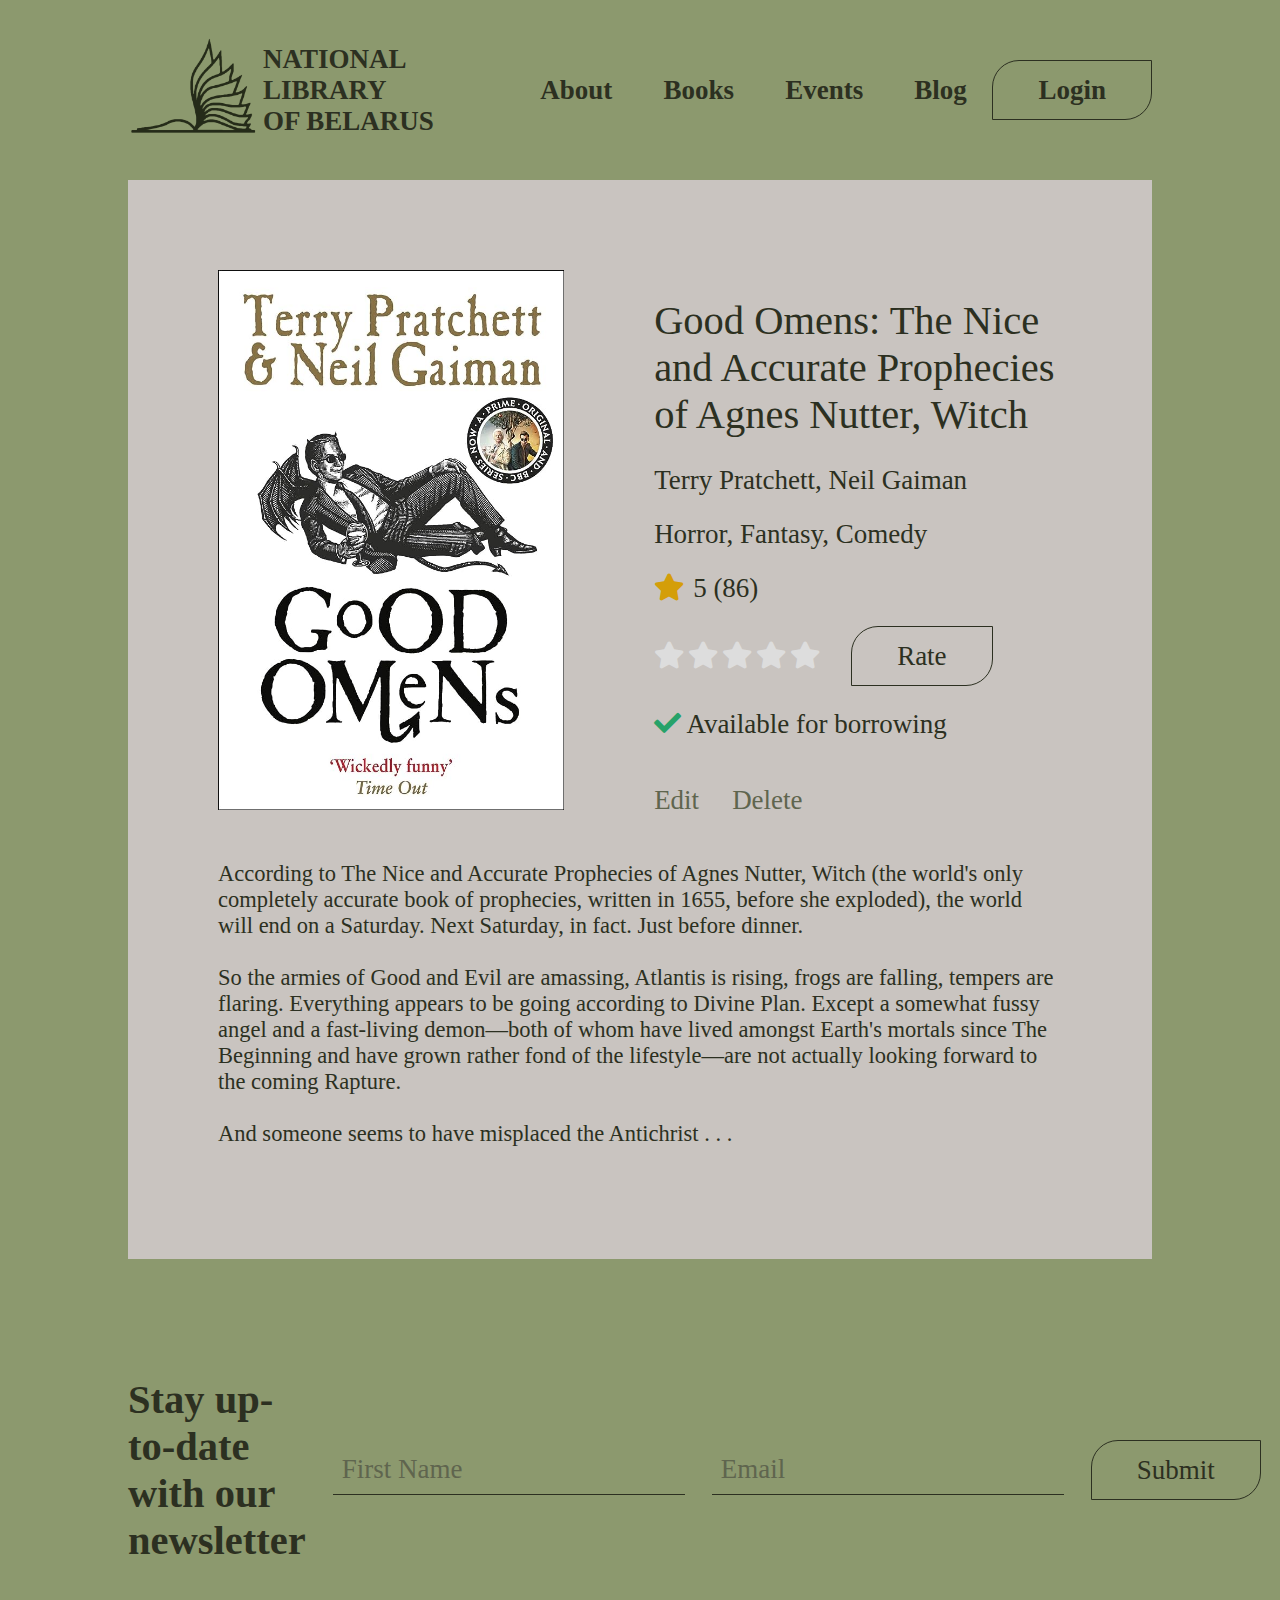
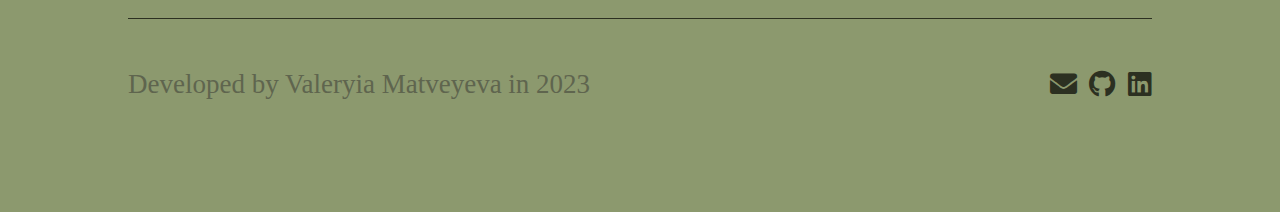
<file: book.html>
<!DOCTYPE html>
<html lang="en">
<head>
    <meta charset="UTF-8">
    <meta name="viewport" content="width=device-width, initial-scale=1.0">
    <link rel="stylesheet" href="css/style.css">
    <link rel="stylesheet" href="https://use.fontawesome.com/releases/v5.15.4/css/all.css">
    <title>Book</title>
</head>
<body>
    
<header class="container sb-line">
    <div class="c-line">
        <a href="index.html"><img class="logo-img" src="img/logo.png" alt="Логотип"></a>
        <a href="index.html"><h2>NATIONAL LIBRARY<br>OF BELARUS</h2></a>
    </div>
    <nav class="nav-links nav-links-line">
        <a href="about.html"><h2>About</h2></a>
        <a href="books.html"><h2>Books</h2></a>
        <a href="events.html"><h2>Events</h2></a>
        <a href="posts.html"><h2>Blog</h2></a>
    </nav>
    <div class="login">
        <a href="login.html"><h2 class="input-button">Login</h2></a>
    </div>
</header>

<div class="container book-page">
    <div class="sb-line-left">
        <img src="img/book1.jpg" alt="">
        <div class="book-text-info">
            <h1 class="lighter-text">Good Omens: The Nice and Accurate Prophecies of Agnes Nutter, Witch</h1>
            <h2 class="lighter-text">Terry Pratchett, Neil Gaiman</h2>
            <h2 class="lighter-text">Horror, Fantasy, Comedy</h2>
            <h2 class="rating-text lighter-text">5 (86)</h2>
            <form class="rating-form">
                <input type="radio" id="star1" name="rating" value="1">
                <label for="star1"><i class="fas fa-star"></i></label>
                <input type="radio" id="star2" name="rating" value="2">
                <label for="star2"><i class="fas fa-star"></i></label>
                <input type="radio" id="star3" name="rating" value="3">
                <label for="star3"><i class="fas fa-star"></i></label>
                <input type="radio" id="star4" name="rating" value="4">
                <label for="star4"><i class="fas fa-star"></i></label>
                <input type="radio" id="star5" name="rating" value="5">
                <label for="star5"><i class="fas fa-star"></i></label>
                <input class="input-button rating-button" type="submit" value="Rate">
            </form>
            <h2 class="lighter-text"><i class="fas fa-check" style="color: #26a269;"></i></i> Available for borrowing</h2>
            <!--
            <h2 class="lighter-text"><i class="fas fa-times" style="color: #a23526;"></i></i> Not available for borrowing</h2>
            -->
            <div class="edit-delete-line">
                <a href="edit-book.html"><h2 class="lighter-text white-link">Edit</h2></a>
                <form class="margin-left-3vh" action="">
                    <input class="button-link white-link" type="submit" value="Delete">
                </form>
            </div>
        </div>
    </div>
    <p>According to The Nice and Accurate Prophecies of Agnes Nutter, Witch (the world's only completely accurate book of prophecies, written in 1655, before she exploded), the world will end on a Saturday. Next Saturday, in fact. Just before dinner.
        <br><br>So the armies of Good and Evil are amassing, Atlantis is rising, frogs are falling, tempers are flaring. Everything appears to be going according to Divine Plan. Except a somewhat fussy angel and a fast-living demon—both of whom have lived amongst Earth's mortals since The Beginning and have grown rather fond of the lifestyle—are not actually looking forward to the coming Rapture.
        <br><br>And someone seems to have misplaced the Antichrist . . .</p>
</div>

<div class="footer">
    <div class="container">
        <div class="newsletter-line">
            <div class="sb-line">
                <h1>Stay up-to-date with our newsletter</h1>
                <form class="sb-line" action="">
                    <input class="input-text" type="text" name="" id="" placeholder="First Name">
                    <input class="input-text" type="email" name="" id="" placeholder="Email">
                    <input class="input-button" type="submit" value="Submit">
                </form>
            </div>
        </div>
        <hr class="margin-top-3">
        <div class="sb-line margin-top-3">
            <h2 class="author">Developed by Valeryia Matveyeva in 2023</h2>
            <div class="sb-line icons">
                <a href=""><i class="fas fa-envelope"></i></a>
                <a href=""><i class="fab fa-github"></i></a>
                <a href=""><i class="fab fa-linkedin"></i></a>
            </div>
        </div>
    </div>
</div>

<script src="js/rating-form.js"></script>

</body>
</html>
</file>
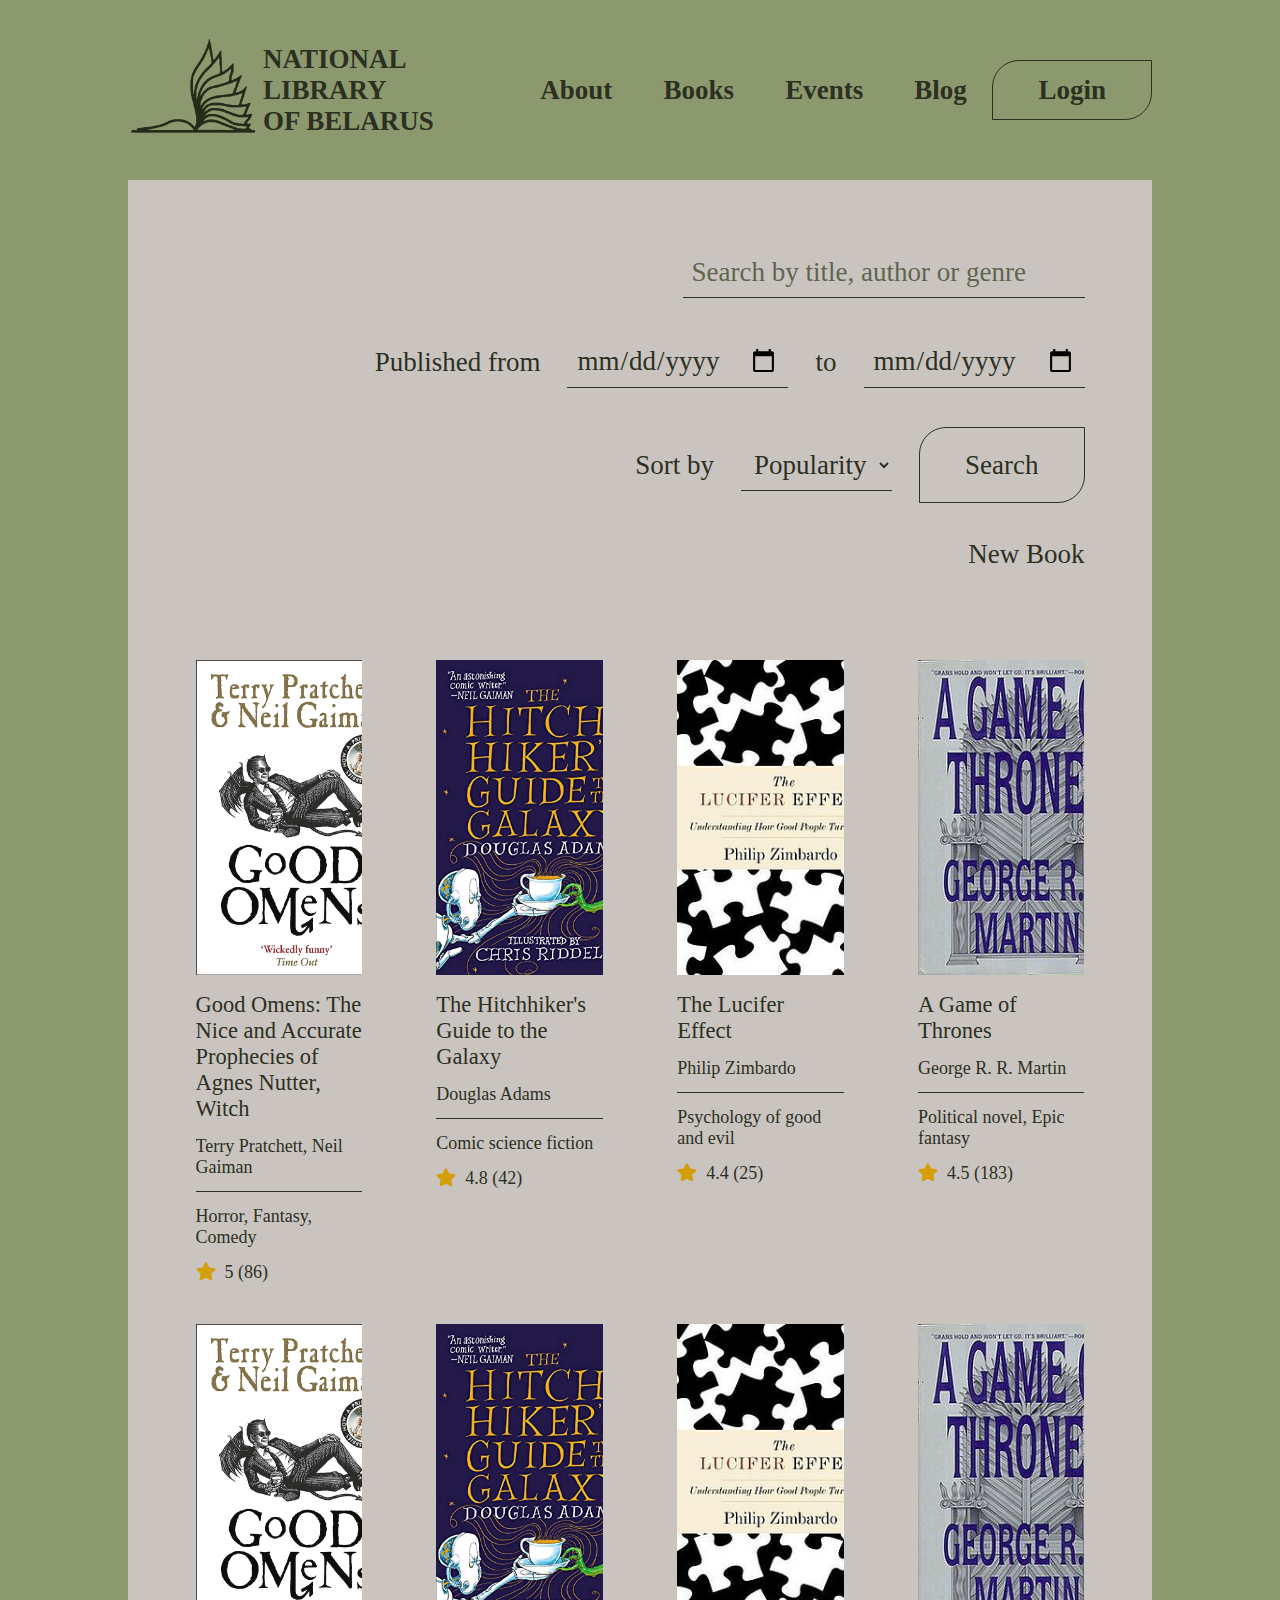
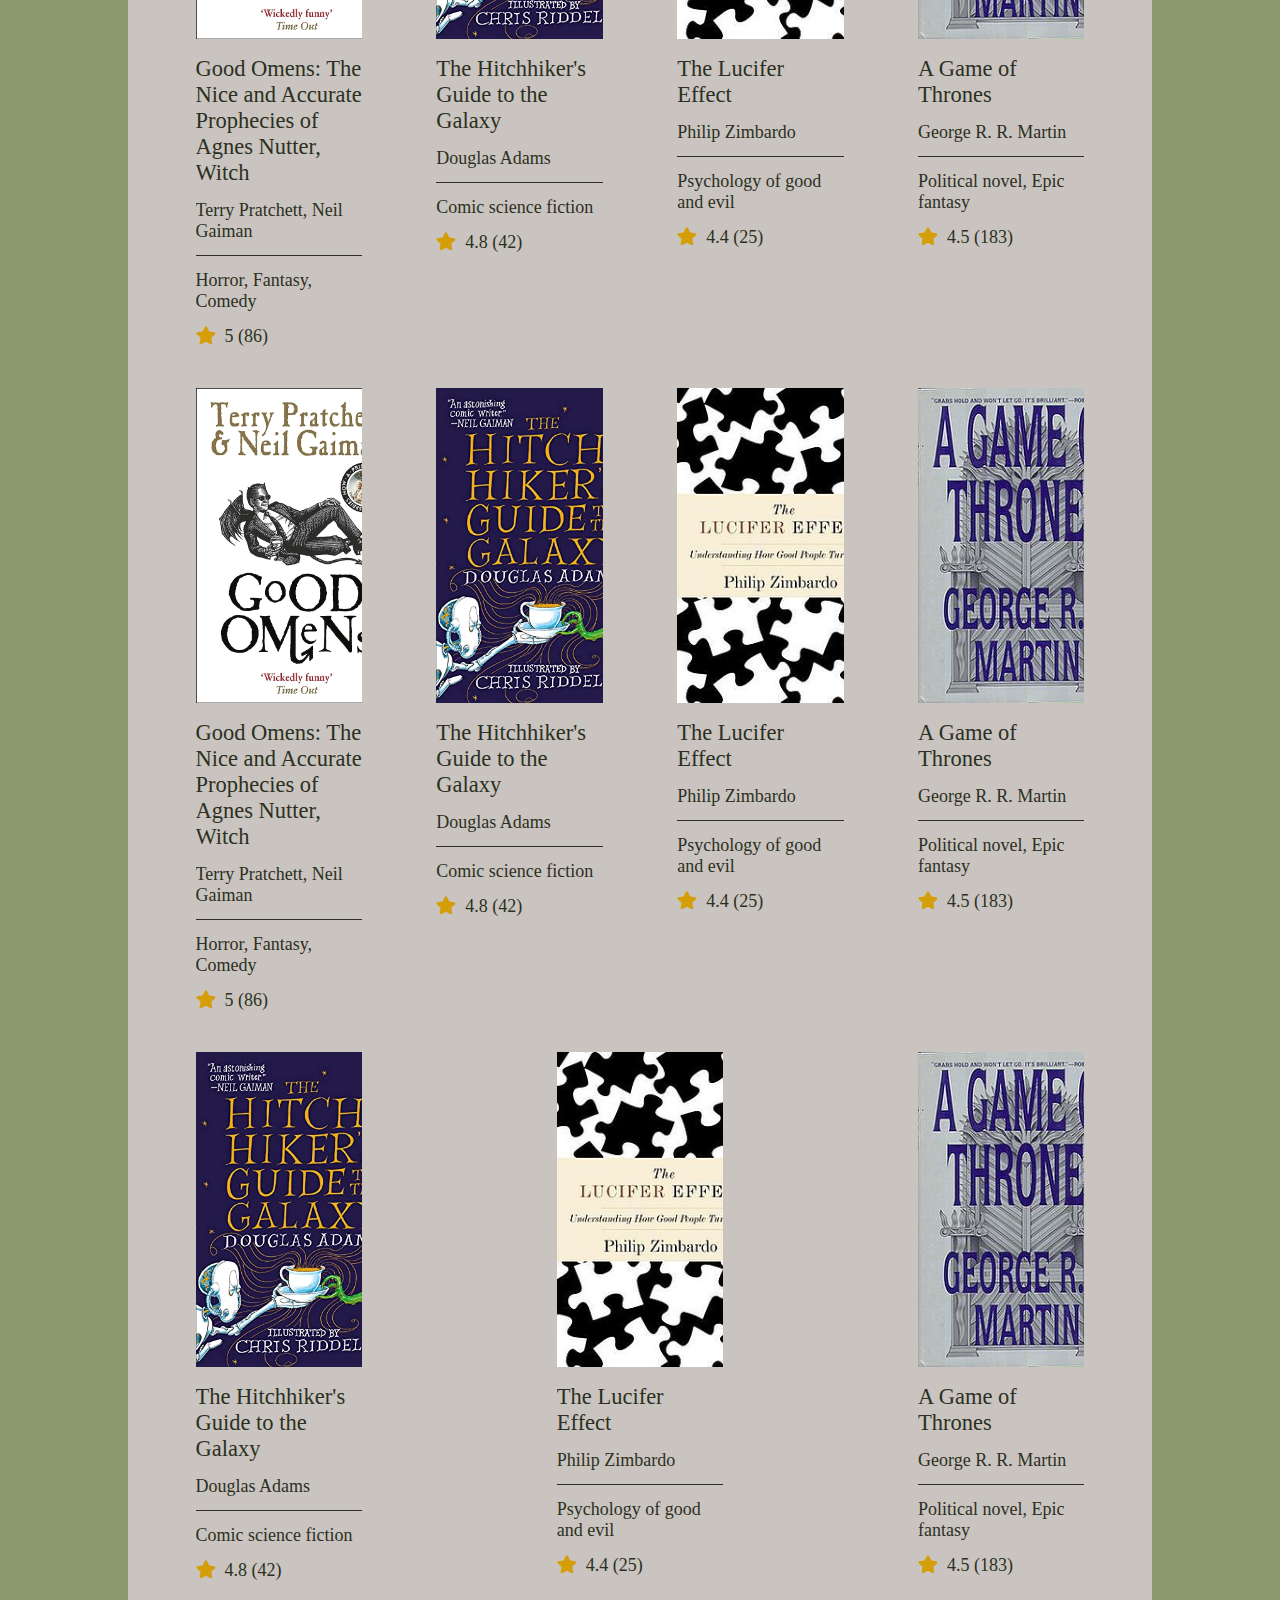
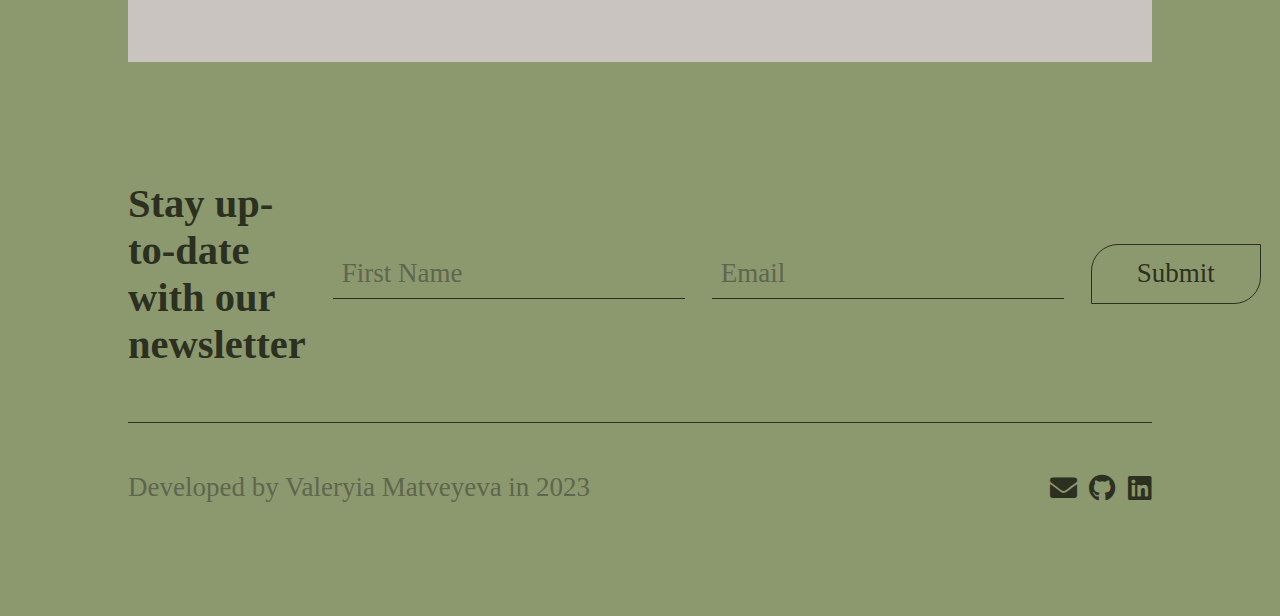
<file: books.html>
<!DOCTYPE html>
<html lang="en">
<head>
    <meta charset="UTF-8">
    <meta name="viewport" content="width=device-width, initial-scale=1.0">
    <link rel="stylesheet" href="css/style.css">
    <link rel="stylesheet" href="https://use.fontawesome.com/releases/v5.15.4/css/all.css">
    <title>Books</title>
</head>
<body>
    
<header class="container sb-line">
    <div class="c-line">
        <a href="index.html"><img class="logo-img" src="img/logo.png" alt="Логотип"></a>
        <a href="index.html"><h2>NATIONAL LIBRARY<br>OF BELARUS</h2></a>
    </div>
    <nav class="nav-links nav-links-line">
        <a href="about.html"><h2>About</h2></a>
        <a href="books.html"><h2>Books</h2></a>
        <a href="events.html"><h2>Events</h2></a>
        <a href="posts.html"><h2>Blog</h2></a>
    </nav>
    <div class="login">
        <a href="login.html"><h2 class="input-button">Login</h2></a>
    </div>
</header>

<div class="container page-container">
    <form class="filter-form line-right" action="">
        <input class="input-text superlong-text" type="text" name="" id="" placeholder="Search by title, author or genre">
        <div class="c-line">
            <h2 class="lighter-text">Published from</h2>
            <input class="input-text" type="date" name="" id="">
            <h2 class="lighter-text margin-left-3vh">to</h2>
            <input class="input-text" type="date" name="" id="">
        </div>
        <div class="c-line">
            <h2 class="lighter-text">Sort by</h2>
            <select class="input-text">
                <option value="value1">Popularity</option>
                <option value="value2">Rating</option>
            </select>
        </div>
        <input class="input-button" type="submit" value="Search">
    </form>
    <div class="line-right">
        <a class="new-publication-link" href="edit-book.html"><h2 class="lighter-text">New Book</h2></a>
    </div>

    <div class="elements-list">
        <div class="book-card">
            <img src="img/book1.jpg" alt="">
            <a href="book.html"><h3 class="lighter-text">Good Omens: The Nice and Accurate Prophecies of Agnes Nutter, Witch</h3></a>
            <h4 class="lighter-text">Terry Pratchett, Neil Gaiman</h4>
            <hr>
            <h4 class="lighter-text">Horror, Fantasy, Comedy</h4>
            <h4 class="rating-text lighter-text">5 (86)</h4>
        </div>

        <div class="book-card">
            <img src="img/book2.jpg" alt="">
            <h3 class="lighter-text">The Hitchhiker's Guide to the Galaxy</h3>
            <h4 class="lighter-text">Douglas Adams</h4>
            <hr>
            <h4 class="lighter-text">Comic science fiction</h4>
            <h4 class="rating-text lighter-text">4.8 (42)</h4>
        </div>

        <div class="book-card">
            <img src="img/book3.jpg" alt="">
            <h3 class="lighter-text">The Lucifer Effect</h3>
            <h4 class="lighter-text">Philip Zimbardo</h4>
            <hr>
            <h4 class="lighter-text">Psychology of good and evil</h4>
            <h4 class="rating-text lighter-text">4.4 (25)</h4>
        </div>

        <div class="book-card">
            <img src="img/book4.jpg" alt="">
            <h3 class="lighter-text">A Game of Thrones</h3>
            <h4 class="lighter-text">George R. R. Martin</h4>
            <hr>
            <h4 class="lighter-text">Political novel, Epic fantasy</h4>
            <h4 class="rating-text lighter-text">4.5 (183)</h4>
        </div>

        <div class="book-card">
            <img src="img/book1.jpg" alt="">
            <h3 class="lighter-text">Good Omens: The Nice and Accurate Prophecies of Agnes Nutter, Witch</h3>
            <h4 class="lighter-text">Terry Pratchett, Neil Gaiman</h4>
            <hr>
            <h4 class="lighter-text">Horror, Fantasy, Comedy</h4>
            <h4 class="rating-text lighter-text">5 (86)</h4>
        </div>

        <div class="book-card">
            <img src="img/book2.jpg" alt="">
            <h3 class="lighter-text">The Hitchhiker's Guide to the Galaxy</h3>
            <h4 class="lighter-text">Douglas Adams</h4>
            <hr>
            <h4 class="lighter-text">Comic science fiction</h4>
            <h4 class="rating-text lighter-text">4.8 (42)</h4>
        </div>

        <div class="book-card">
            <img src="img/book3.jpg" alt="">
            <h3 class="lighter-text">The Lucifer Effect</h3>
            <h4 class="lighter-text">Philip Zimbardo</h4>
            <hr>
            <h4 class="lighter-text">Psychology of good and evil</h4>
            <h4 class="rating-text lighter-text">4.4 (25)</h4>
        </div>

        <div class="book-card">
            <img src="img/book4.jpg" alt="">
            <h3 class="lighter-text">A Game of Thrones</h3>
            <h4 class="lighter-text">George R. R. Martin</h4>
            <hr>
            <h4 class="lighter-text">Political novel, Epic fantasy</h4>
            <h4 class="rating-text lighter-text">4.5 (183)</h4>
        </div>

        <div class="book-card">
            <img src="img/book1.jpg" alt="">
            <h3 class="lighter-text">Good Omens: The Nice and Accurate Prophecies of Agnes Nutter, Witch</h3>
            <h4 class="lighter-text">Terry Pratchett, Neil Gaiman</h4>
            <hr>
            <h4 class="lighter-text">Horror, Fantasy, Comedy</h4>
            <h4 class="rating-text lighter-text">5 (86)</h4>
        </div>

        <div class="book-card">
            <img src="img/book2.jpg" alt="">
            <h3 class="lighter-text">The Hitchhiker's Guide to the Galaxy</h3>
            <h4 class="lighter-text">Douglas Adams</h4>
            <hr>
            <h4 class="lighter-text">Comic science fiction</h4>
            <h4 class="rating-text lighter-text">4.8 (42)</h4>
        </div>

        <div class="book-card">
            <img src="img/book3.jpg" alt="">
            <h3 class="lighter-text">The Lucifer Effect</h3>
            <h4 class="lighter-text">Philip Zimbardo</h4>
            <hr>
            <h4 class="lighter-text">Psychology of good and evil</h4>
            <h4 class="rating-text lighter-text">4.4 (25)</h4>
        </div>

        <div class="book-card">
            <img src="img/book4.jpg" alt="">
            <h3 class="lighter-text">A Game of Thrones</h3>
            <h4 class="lighter-text">George R. R. Martin</h4>
            <hr>
            <h4 class="lighter-text">Political novel, Epic fantasy</h4>
            <h4 class="rating-text lighter-text">4.5 (183)</h4>
        </div>

        <div class="book-card">
            <img src="img/book2.jpg" alt="">
            <h3 class="lighter-text">The Hitchhiker's Guide to the Galaxy</h3>
            <h4 class="lighter-text">Douglas Adams</h4>
            <hr>
            <h4 class="lighter-text">Comic science fiction</h4>
            <h4 class="rating-text lighter-text">4.8 (42)</h4>
        </div>

        <div class="book-card">
            <img src="img/book3.jpg" alt="">
            <h3 class="lighter-text">The Lucifer Effect</h3>
            <h4 class="lighter-text">Philip Zimbardo</h4>
            <hr>
            <h4 class="lighter-text">Psychology of good and evil</h4>
            <h4 class="rating-text lighter-text">4.4 (25)</h4>
        </div>

        <div class="book-card">
            <img src="img/book4.jpg" alt="">
            <h3 class="lighter-text">A Game of Thrones</h3>
            <h4 class="lighter-text">George R. R. Martin</h4>
            <hr>
            <h4 class="lighter-text">Political novel, Epic fantasy</h4>
            <h4 class="rating-text lighter-text">4.5 (183)</h4>
        </div>
    </div>
</div>

<div class="footer">
    <div class="container">
        <div class="newsletter-line">
            <div class="sb-line">
                <h1>Stay up-to-date with our newsletter</h1>
                <form class="sb-line" action="">
                    <input class="input-text" type="text" name="" id="" placeholder="First Name">
                    <input class="input-text" type="email" name="" id="" placeholder="Email">
                    <input class="input-button" type="submit" value="Submit">
                </form>
            </div>
        </div>
        <hr class="margin-top-3">
        <div class="sb-line margin-top-3">
            <h2 class="author">Developed by Valeryia Matveyeva in 2023</h2>
            <div class="sb-line icons">
                <a href=""><i class="fas fa-envelope"></i></a>
                <a href=""><i class="fab fa-github"></i></a>
                <a href=""><i class="fab fa-linkedin"></i></a>
            </div>
        </div>
    </div>
</div>

</body>
</html>
</file>
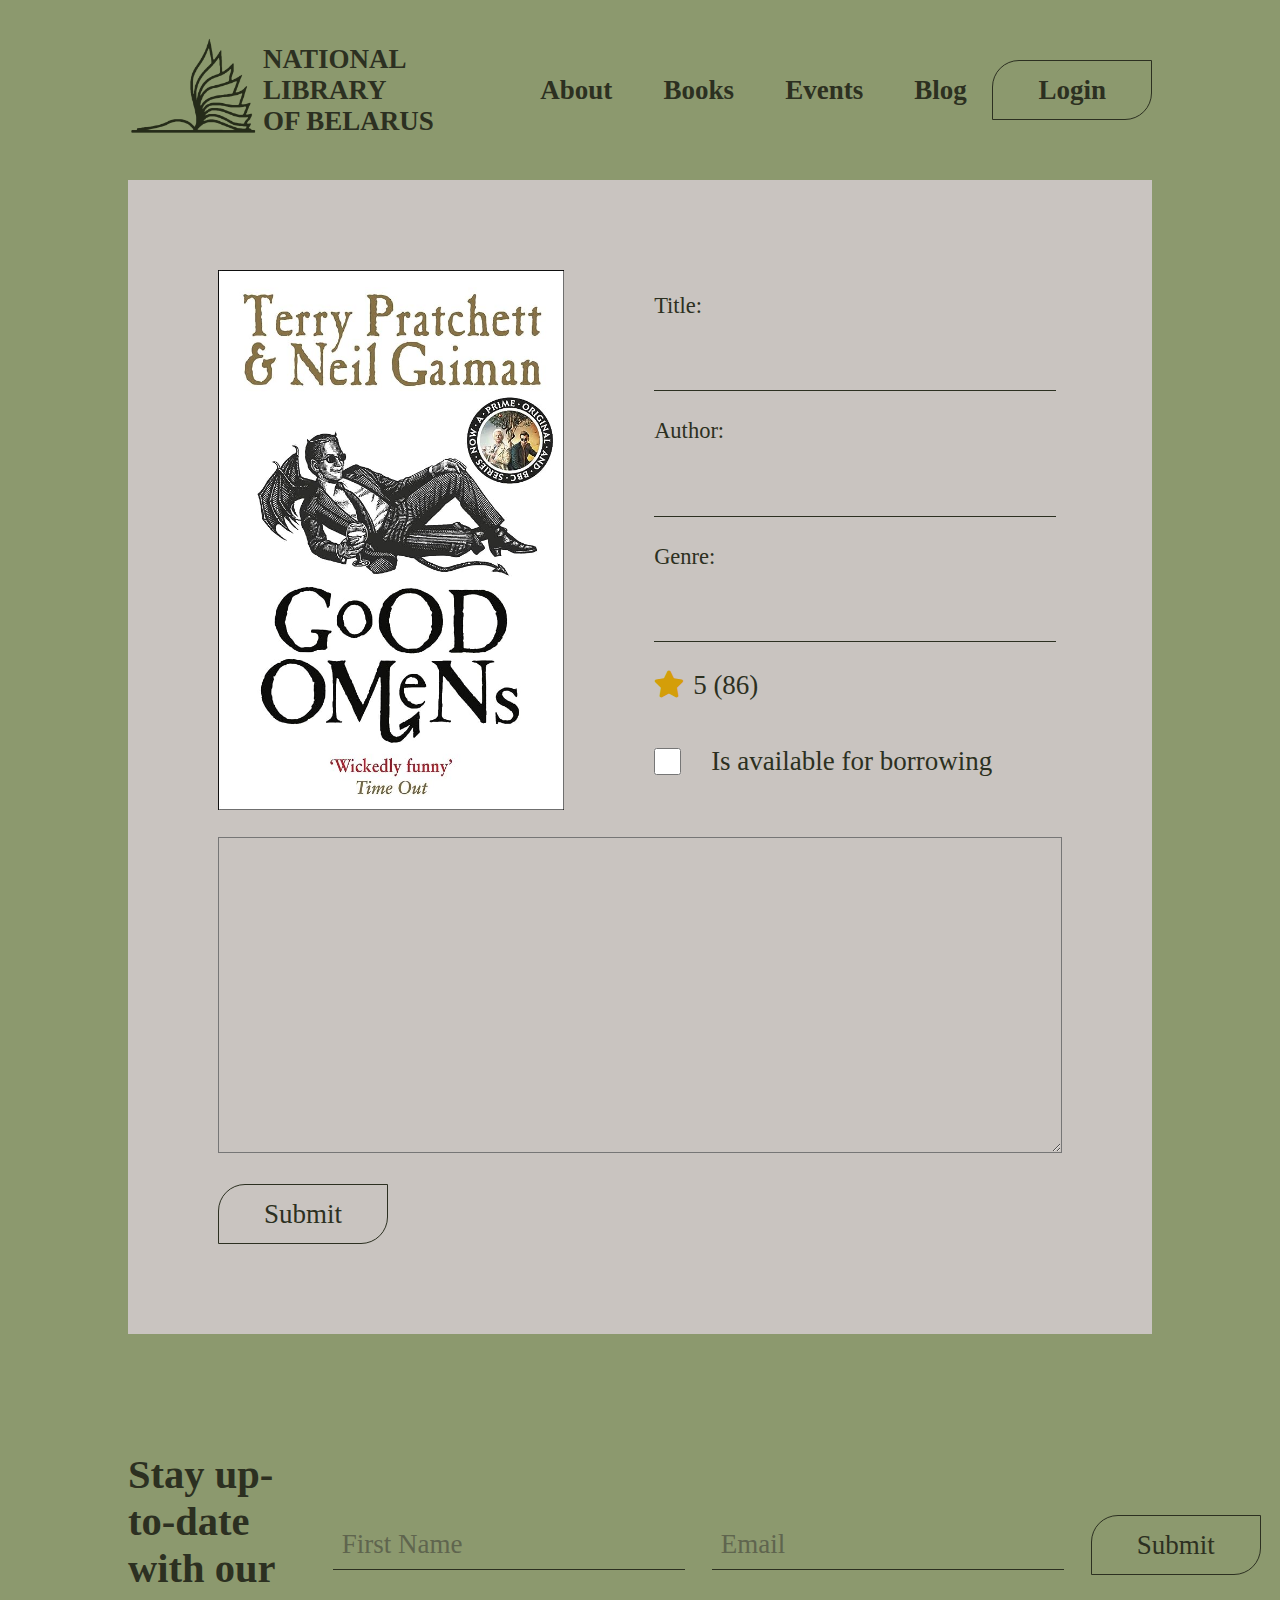
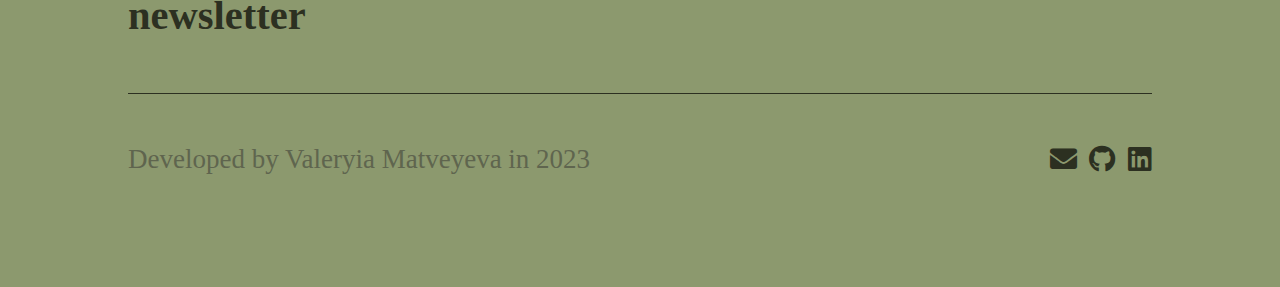
<file: edit-book.html>
<!DOCTYPE html>
<html lang="en">
<head>
    <meta charset="UTF-8">
    <meta name="viewport" content="width=device-width, initial-scale=1.0">
    <link rel="stylesheet" href="css/style.css">
    <link rel="stylesheet" href="https://use.fontawesome.com/releases/v5.15.4/css/all.css">
    <title>Book</title>
</head>
<body>
    
<header class="container sb-line">
    <div class="c-line">
        <a href="index.html"><img class="logo-img" src="img/logo.png" alt="Логотип"></a>
        <a href="index.html"><h2>NATIONAL LIBRARY<br>OF BELARUS</h2></a>
    </div>
    <nav class="nav-links nav-links-line">
        <a href="about.html"><h2>About</h2></a>
        <a href="books.html"><h2>Books</h2></a>
        <a href="events.html"><h2>Events</h2></a>
        <a href="posts.html"><h2>Blog</h2></a>
    </nav>
    <div class="login">
        <a href="login.html"><h2 class="input-button">Login</h2></a>
    </div>
</header>

<div class="container book-page">
    <form action="">
        <div class="sb-line-left">
            <img src="img/book1.jpg" alt="">
            <div class="book-text-info">
                <h3 class="lighter-text">Title:</h3>
                <input class="input-text superlong-text" type="text" name="" id="">

                <h3 class="lighter-text margin-top-3">Author:</h3>
                <input class="input-text superlong-text" type="text" name="" id="">

                <h3 class="lighter-text margin-top-3">Genre:</h3>
                <input class="input-text superlong-text" type="text" name="" id="">

                <h2 class="rating-text lighter-text margin-top-3">5 (86)</h2>

                <div class="edit-delete-line">
                    <input class="checkbox" type="checkbox" name="" id="">
                    <h2 class="lighter-text margin-left-3vh">Is available for borrowing</h2>
                </div>
            </div>
        </div>
        <textarea class="text-edit" name="text" id="" cols="30" rows="10"></textarea>
        <input class="input-button margin-top-3" type="submit" value="Submit">
    </form>
</div>

<div class="footer">
    <div class="container">
        <div class="newsletter-line">
            <div class="sb-line">
                <h1>Stay up-to-date with our newsletter</h1>
                <form class="sb-line" action="">
                    <input class="input-text" type="text" name="" id="" placeholder="First Name">
                    <input class="input-text" type="email" name="" id="" placeholder="Email">
                    <input class="input-button" type="submit" value="Submit">
                </form>
            </div>
        </div>
        <hr class="margin-top-3">
        <div class="sb-line margin-top-3">
            <h2 class="author">Developed by Valeryia Matveyeva in 2023</h2>
            <div class="sb-line icons">
                <a href=""><i class="fas fa-envelope"></i></a>
                <a href=""><i class="fab fa-github"></i></a>
                <a href=""><i class="fab fa-linkedin"></i></a>
            </div>
        </div>
    </div>
</div>

<script src="js/rating-form.js"></script>

</body>
</html>
</file>
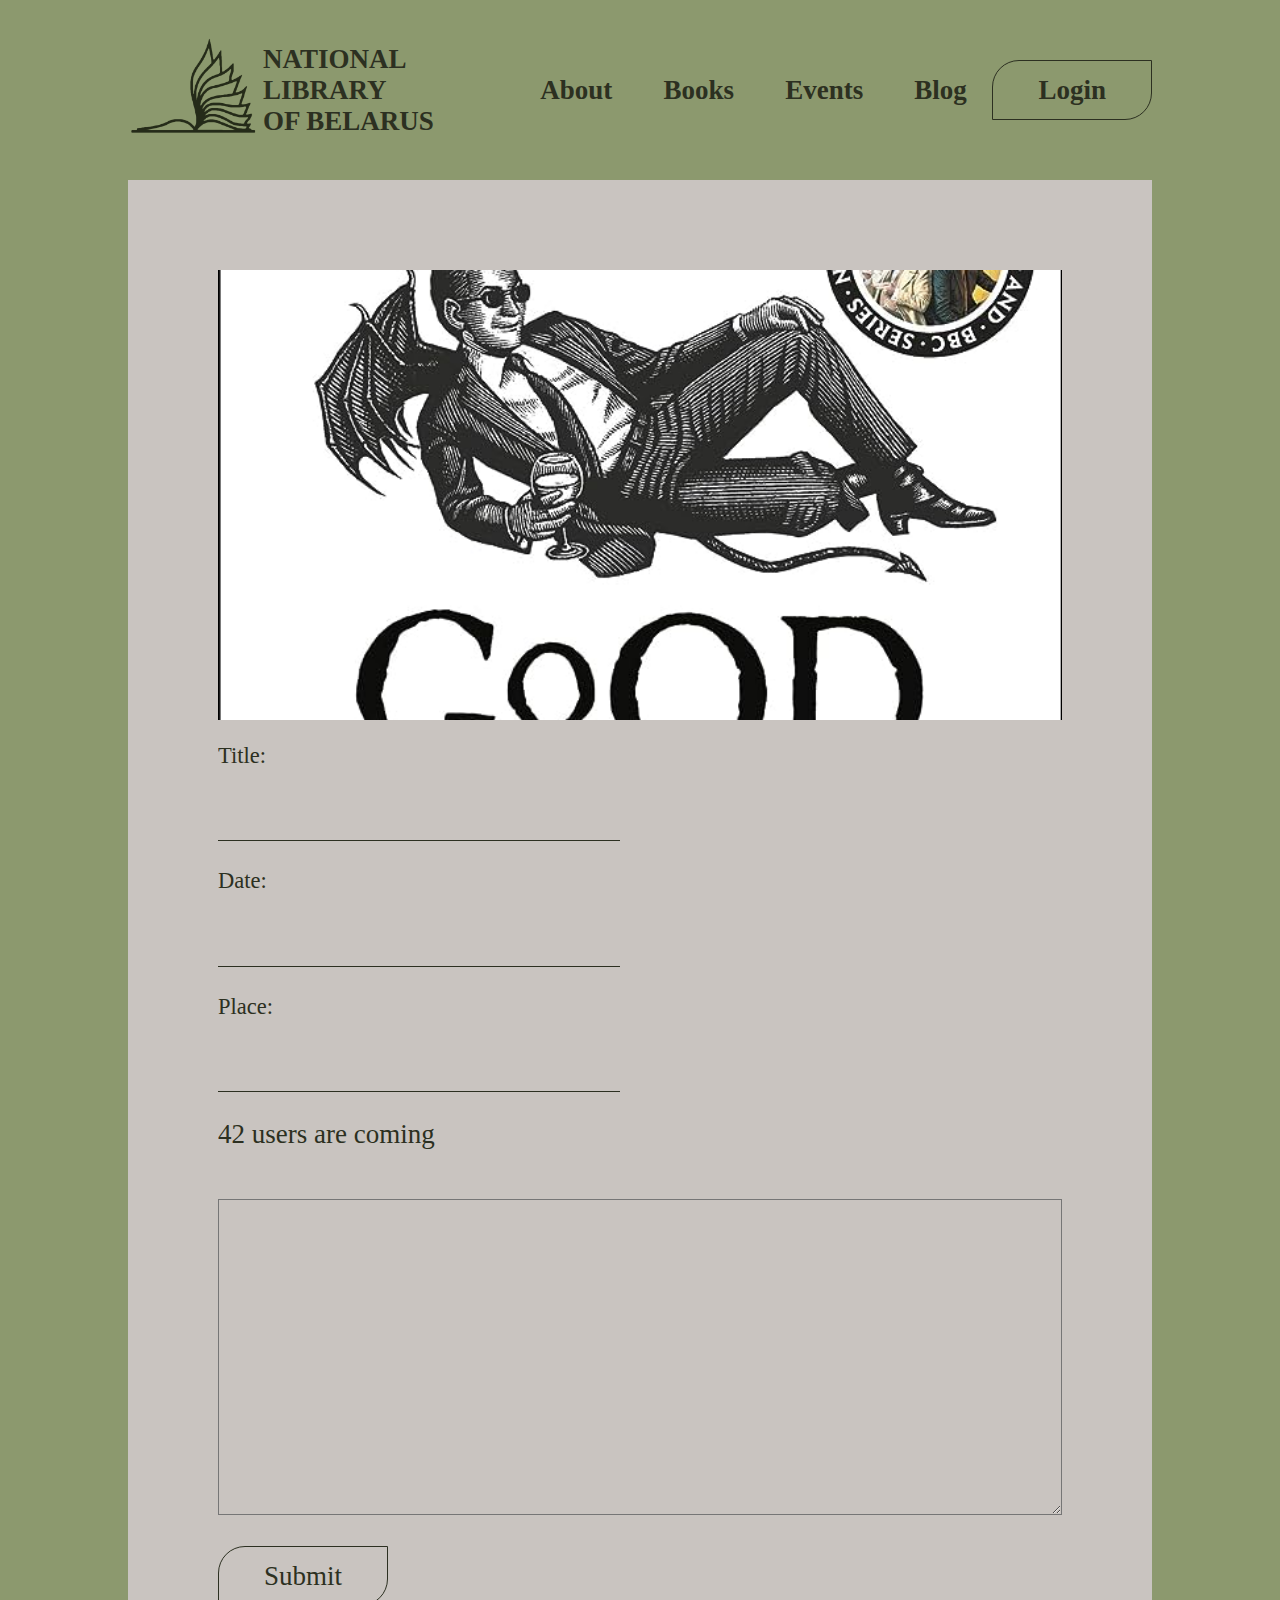
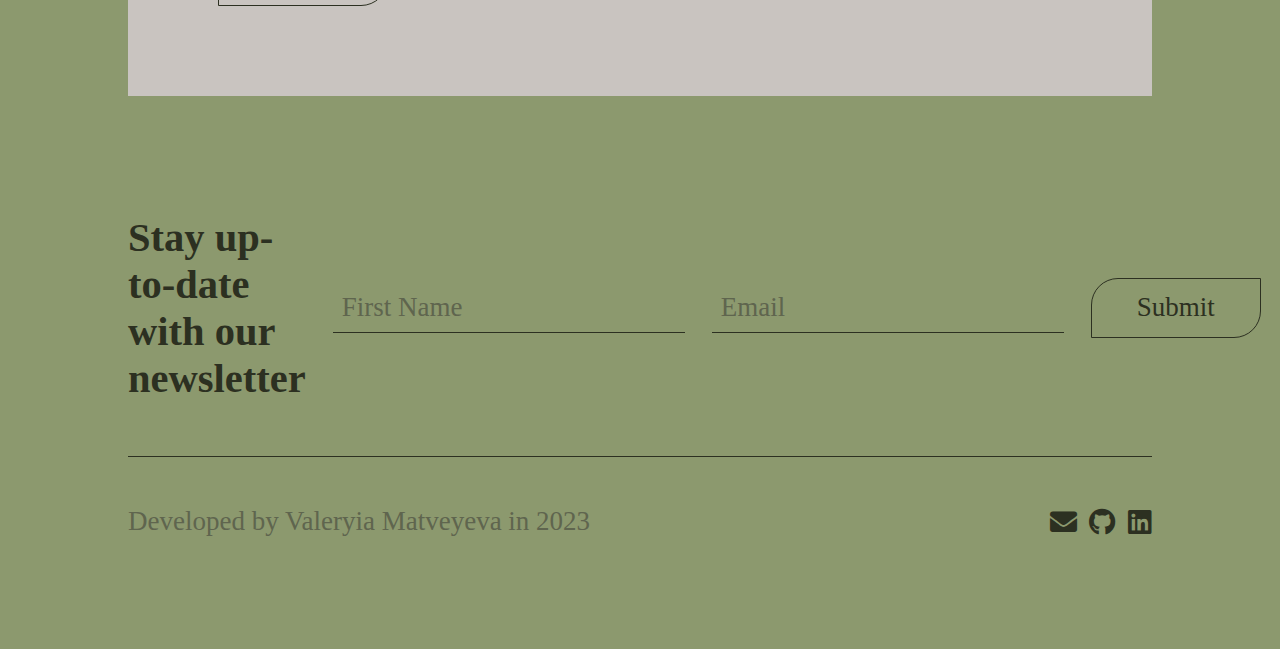
<file: edit-event.html>
<!DOCTYPE html>
<html lang="en">
<head>
    <meta charset="UTF-8">
    <meta name="viewport" content="width=device-width, initial-scale=1.0">
    <link rel="stylesheet" href="css/style.css">
    <link rel="stylesheet" href="https://use.fontawesome.com/releases/v5.15.4/css/all.css">
    <title>Event</title>
</head>
<body>
    
<header class="container sb-line">
    <div class="c-line">
        <a href="index.html"><img class="logo-img" src="img/logo.png" alt="Логотип"></a>
        <a href="index.html"><h2>NATIONAL LIBRARY<br>OF BELARUS</h2></a>
    </div>
    <nav class="nav-links nav-links-line">
        <a href="about.html"><h2>About</h2></a>
        <a href="books.html"><h2>Books</h2></a>
        <a href="events.html"><h2>Events</h2></a>
        <a href="posts.html"><h2>Blog</h2></a>
    </nav>
    <div class="login">
        <a href="login.html"><h2 class="input-button">Login</h2></a>
    </div>
</header>

<div class="container post-page post-edit-page">
    <form action="">
        <div class="post-card">
            <div class="post-card-img">
                <img src="img/book1.jpg" alt="">
            </div>
            <h3 class="lighter-text">Title:</h3>
                <input class="input-text superlong-text" type="text" name="" id="">

                <h3 class="lighter-text margin-top-3">Date:</h3>
                <input class="input-text superlong-text" type="datetime" name="" id="">

                <h3 class="lighter-text margin-top-3">Place:</h3>
                <input class="input-text superlong-text" type="text" name="" id="">

                <h2 class="lighter-text margin-top-3">42 users are coming</h2>
                <textarea class="text-edit" name="text" id="" cols="30" rows="10"></textarea>
        </div>
        <input class="input-button margin-top-3" type="submit" value="Submit">
    </form>
</div>

<div class="footer">
    <div class="container">
        <div class="newsletter-line">
            <div class="sb-line">
                <h1>Stay up-to-date with our newsletter</h1>
                <form class="sb-line" action="">
                    <input class="input-text" type="text" name="" id="" placeholder="First Name">
                    <input class="input-text" type="email" name="" id="" placeholder="Email">
                    <input class="input-button" type="submit" value="Submit">
                </form>
            </div>
        </div>
        <hr class="margin-top-3">
        <div class="sb-line margin-top-3">
            <h2 class="author">Developed by Valeryia Matveyeva in 2023</h2>
            <div class="sb-line icons">
                <a href=""><i class="fas fa-envelope"></i></a>
                <a href=""><i class="fab fa-github"></i></a>
                <a href=""><i class="fab fa-linkedin"></i></a>
            </div>
        </div>
    </div>
</div>

<script src="js/rating-form.js"></script>

</body>
</html>
</file>
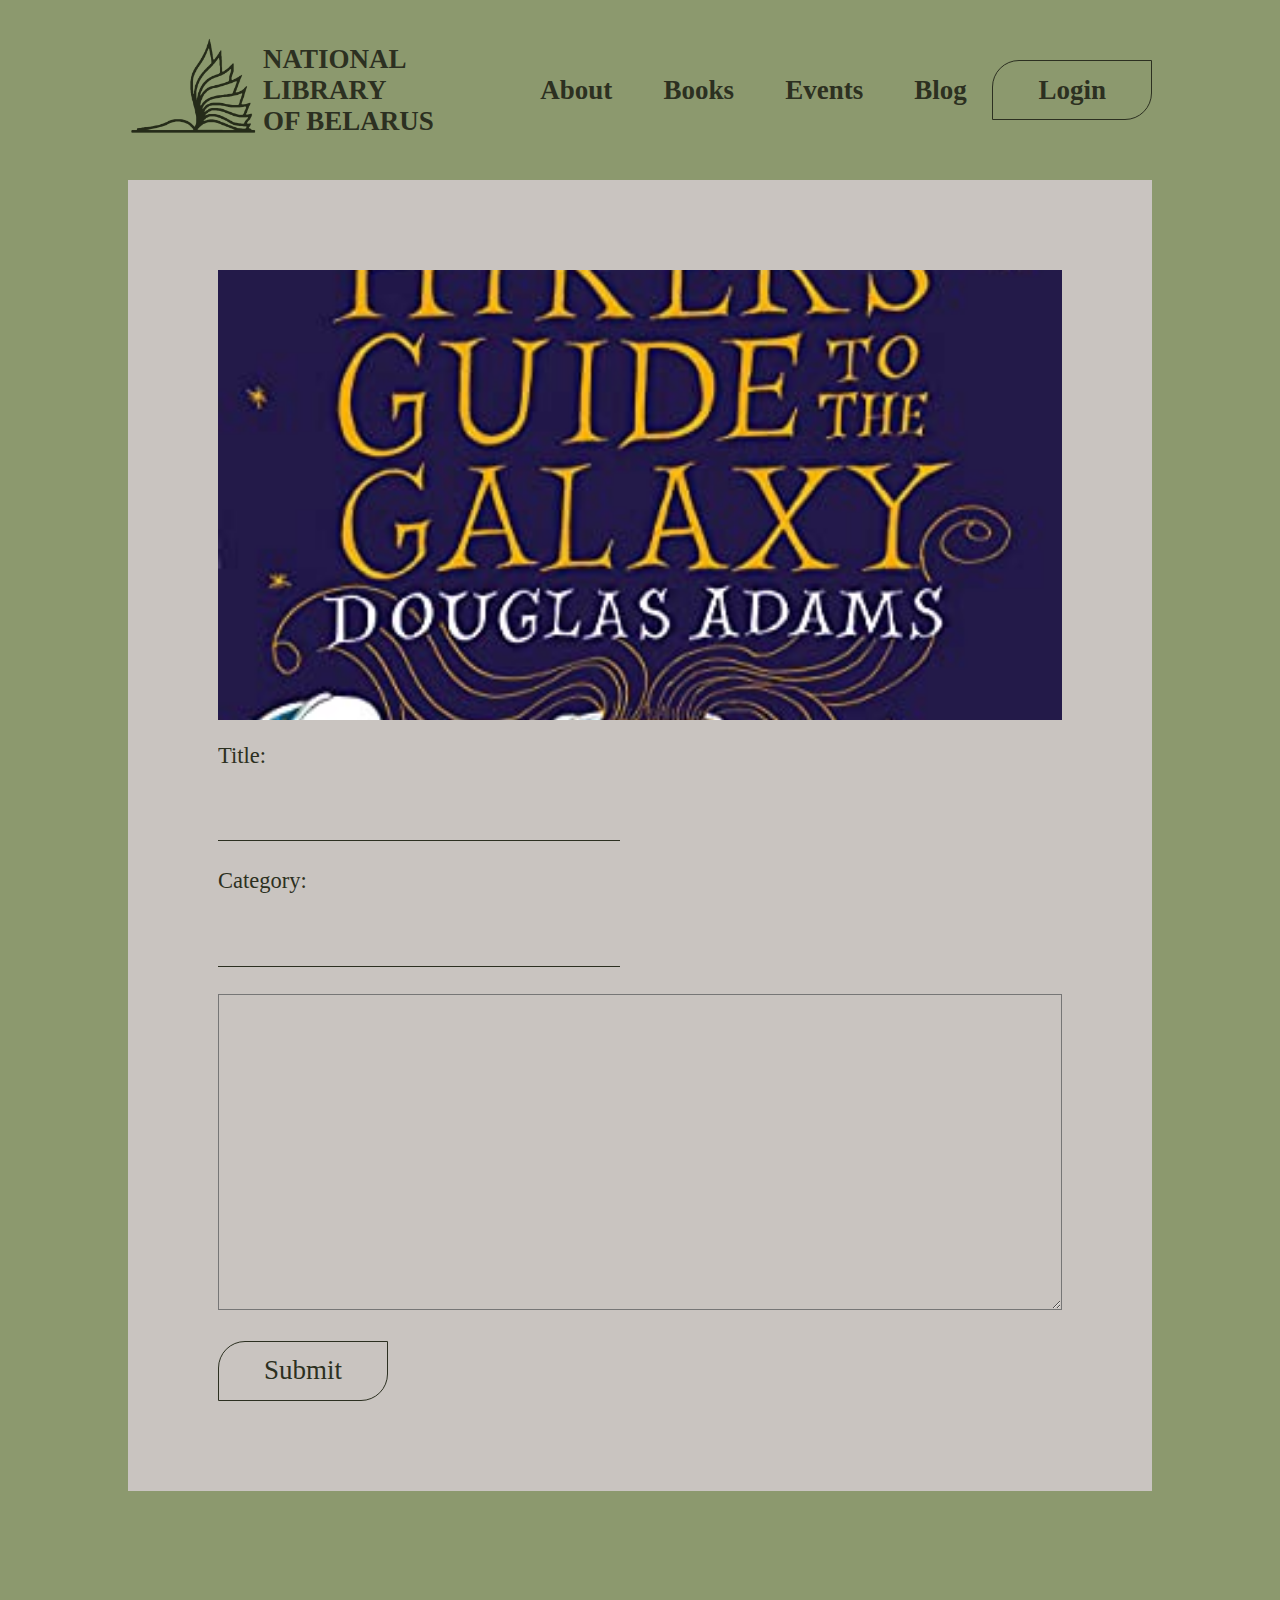
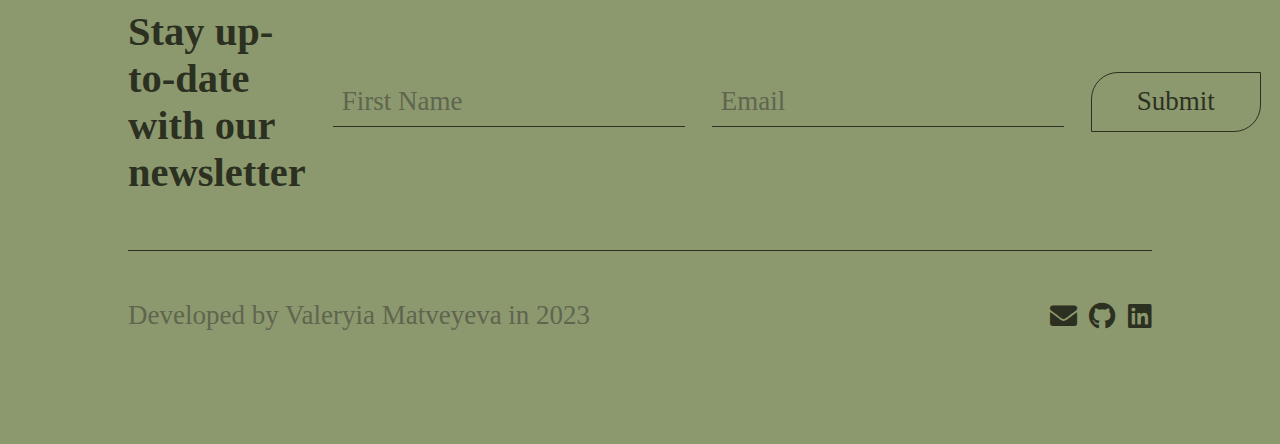
<file: edit-post.html>
<!DOCTYPE html>
<html lang="en">
<head>
    <meta charset="UTF-8">
    <meta name="viewport" content="width=device-width, initial-scale=1.0">
    <link rel="stylesheet" href="css/style.css">
    <link rel="stylesheet" href="https://use.fontawesome.com/releases/v5.15.4/css/all.css">
    <title>Post</title>
</head>
<body>
    
<header class="container sb-line">
    <div class="c-line">
        <a href="index.html"><img class="logo-img" src="img/logo.png" alt="Логотип"></a>
        <a href="index.html"><h2>NATIONAL LIBRARY<br>OF BELARUS</h2></a>
    </div>
    <nav class="nav-links nav-links-line">
        <a href="about.html"><h2>About</h2></a>
        <a href="books.html"><h2>Books</h2></a>
        <a href="events.html"><h2>Events</h2></a>
        <a href="posts.html"><h2>Blog</h2></a>
    </nav>
    <div class="login">
        <a href="login.html"><h2 class="input-button">Login</h2></a>
    </div>
</header>

<div class="container post-page post-edit-page">
    <form action="">
        <div class="post-card">
            <div class="post-card-img">
                <img src="img/book2.jpg" alt="">
            </div>
            <h3 class="lighter-text">Title:</h3>
                <input class="input-text superlong-text" type="text" name="" id="">

                <h3 class="lighter-text margin-top-3">Category:</h3>
                <input class="input-text superlong-text" type="text" name="" id="">

                <textarea class="text-edit margin-top-3" name="text" id="" cols="30" rows="10"></textarea>
        </div>
        <input class="input-button margin-top-3" type="submit" value="Submit">
    </form>
</div>

<div class="footer">
    <div class="container">
        <div class="newsletter-line">
            <div class="sb-line">
                <h1>Stay up-to-date with our newsletter</h1>
                <form class="sb-line" action="">
                    <input class="input-text" type="text" name="" id="" placeholder="First Name">
                    <input class="input-text" type="email" name="" id="" placeholder="Email">
                    <input class="input-button" type="submit" value="Submit">
                </form>
            </div>
        </div>
        <hr class="margin-top-3">
        <div class="sb-line margin-top-3">
            <h2 class="author">Developed by Valeryia Matveyeva in 2023</h2>
            <div class="sb-line icons">
                <a href=""><i class="fas fa-envelope"></i></a>
                <a href=""><i class="fab fa-github"></i></a>
                <a href=""><i class="fab fa-linkedin"></i></a>
            </div>
        </div>
    </div>
</div>

<script src="js/rating-form.js"></script>

</body>
</html>
</file>
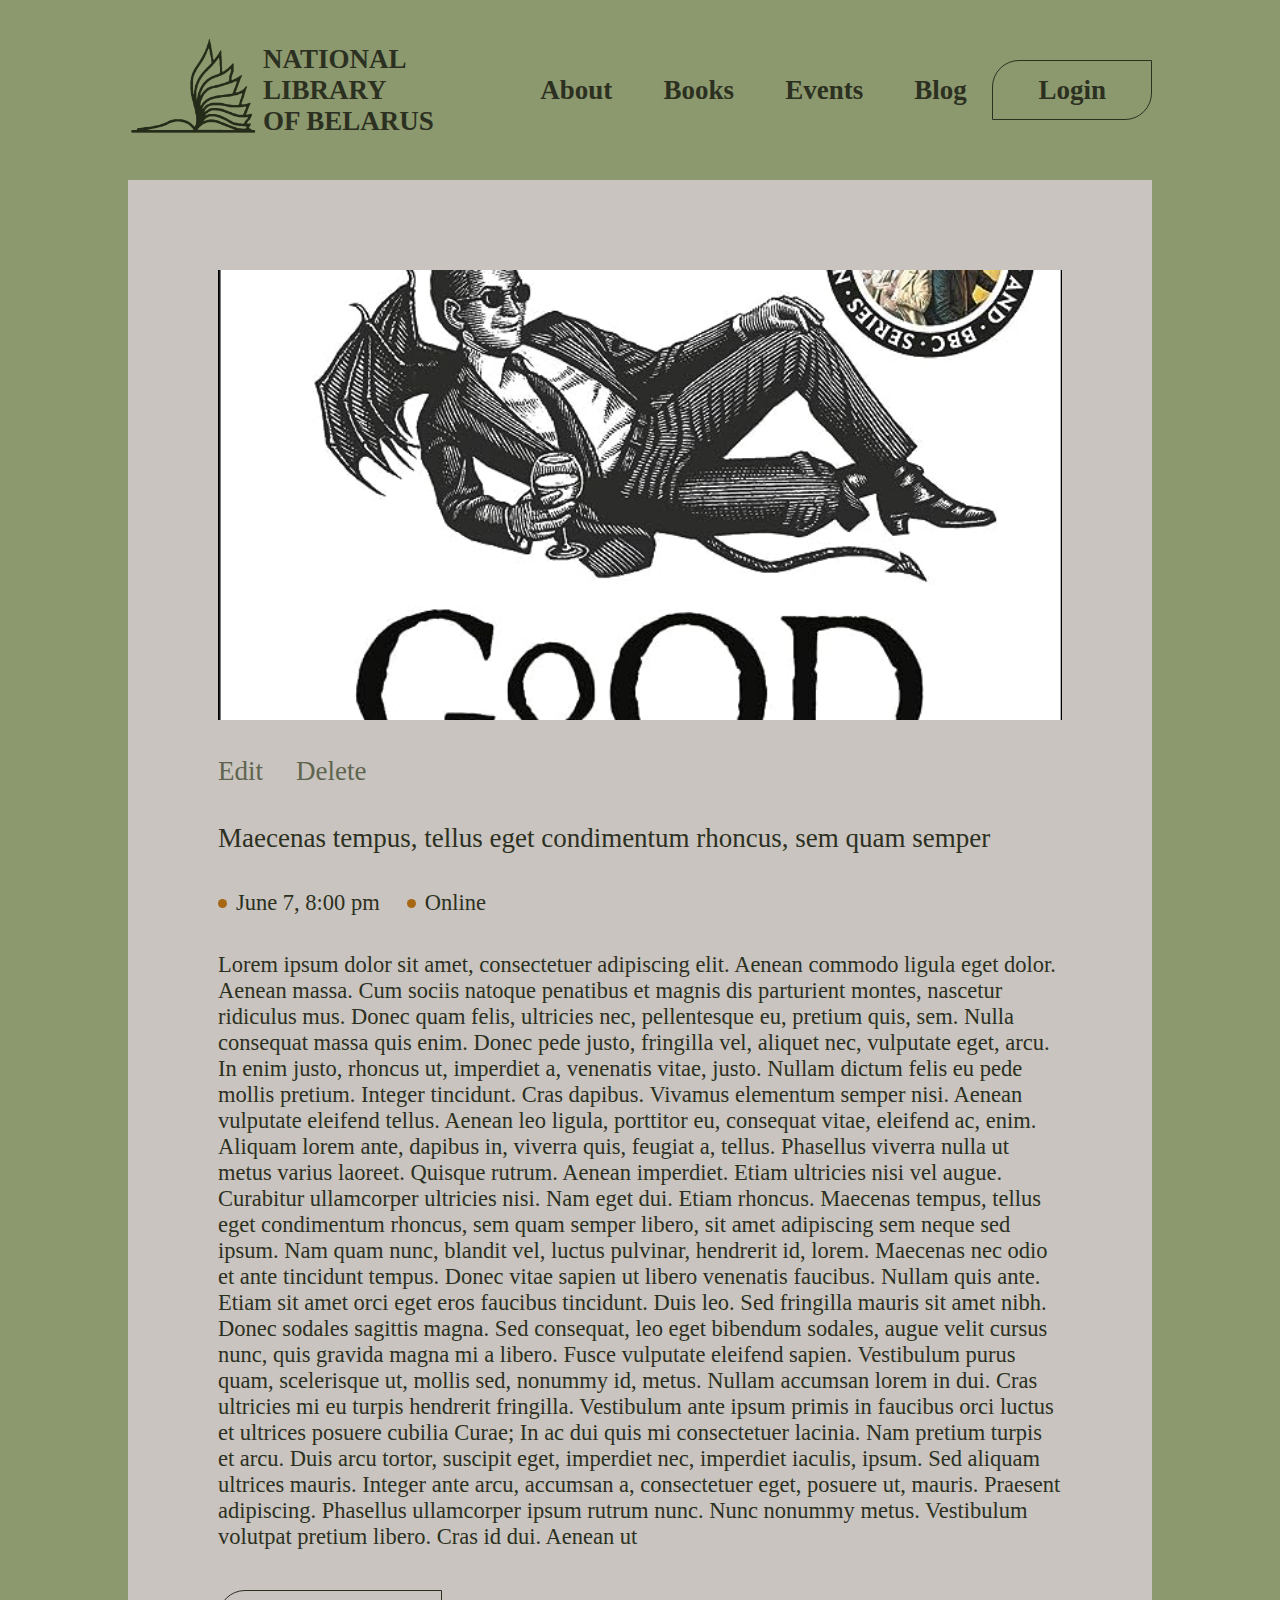
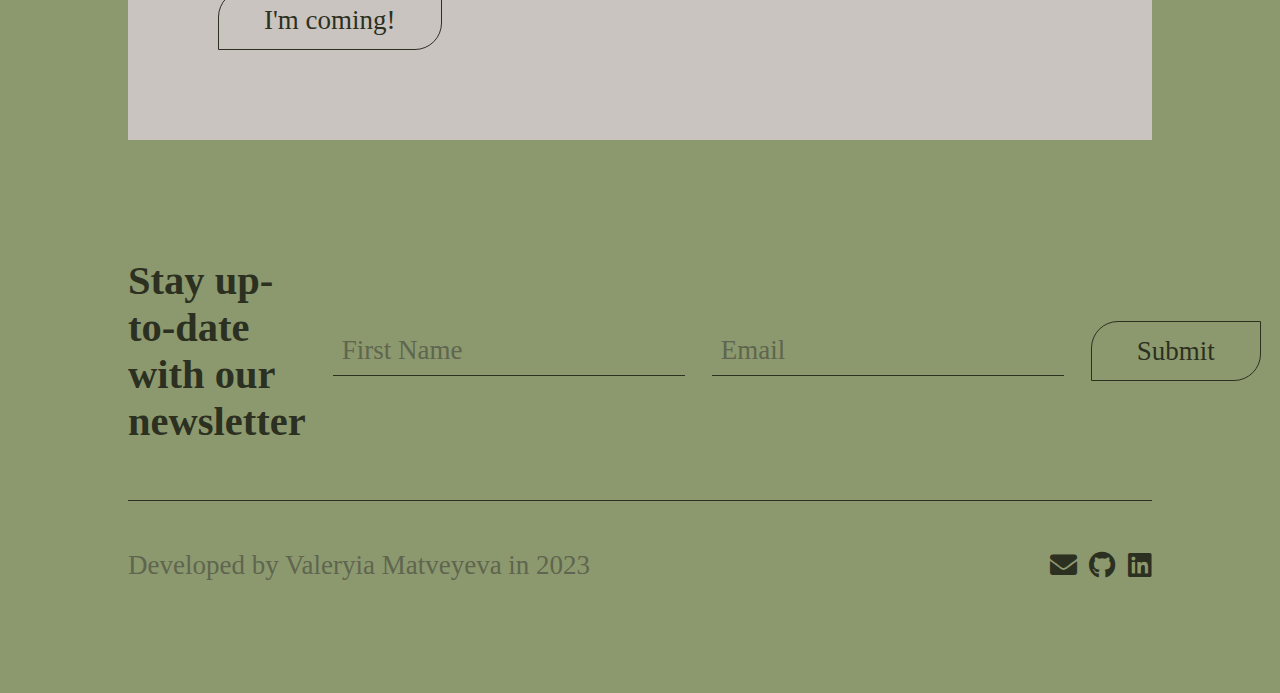
<file: event.html>
<!DOCTYPE html>
<html lang="en">
<head>
    <meta charset="UTF-8">
    <meta name="viewport" content="width=device-width, initial-scale=1.0">
    <link rel="stylesheet" href="css/style.css">
    <link rel="stylesheet" href="https://use.fontawesome.com/releases/v5.15.4/css/all.css">
    <title>Event</title>
</head>
<body>
    
<header class="container sb-line">
    <div class="c-line">
        <a href="index.html"><img class="logo-img" src="img/logo.png" alt="Логотип"></a>
        <a href="index.html"><h2>NATIONAL LIBRARY<br>OF BELARUS</h2></a>
    </div>
    <nav class="nav-links nav-links-line">
        <a href="about.html"><h2>About</h2></a>
        <a href="books.html"><h2>Books</h2></a>
        <a href="events.html"><h2>Events</h2></a>
        <a href="posts.html"><h2>Blog</h2></a>
    </nav>
    <div class="login">
        <a href="login.html"><h2 class="input-button">Login</h2></a>
    </div>
</header>

<div class="container post-page">
    <div class="post-card">
        <div class="post-card-img">
            <img src="img/book1.jpg" alt="">
        </div>
        <div class="edit-delete-line small-margin">
            <a href="edit-event.html"><h2 class="lighter-text white-link">Edit</h2></a>
            <form action="">
                <input class="button-link white-link" type="submit" value="Delete">
            </form>
        </div>
        <a href=""><h2 class="lighter-text small-margin">Maecenas tempus, tellus eget condimentum rhoncus, sem quam semper </h2></a>
        <div class="sb-line-left small-margin">
            <h3 class="date-or-place lighter-text">June 7, 8:00 pm</h3>
            <h3 class="date-or-place lighter-text">Online</h3>
        </div>
        <p class="small-margin">Lorem ipsum dolor sit amet, consectetuer adipiscing elit. Aenean commodo ligula eget dolor. Aenean massa. Cum sociis natoque penatibus et magnis dis parturient montes, nascetur ridiculus mus. Donec quam felis, ultricies nec, pellentesque eu, pretium quis, sem. Nulla consequat massa quis enim. Donec pede justo, fringilla vel, aliquet nec, vulputate eget, arcu. In enim justo, rhoncus ut, imperdiet a, venenatis vitae, justo. Nullam dictum felis eu pede mollis pretium. Integer tincidunt. Cras dapibus. Vivamus elementum semper nisi. Aenean vulputate eleifend tellus. Aenean leo ligula, porttitor eu, consequat vitae, eleifend ac, enim. Aliquam lorem ante, dapibus in, viverra quis, feugiat a, tellus. Phasellus viverra nulla ut metus varius laoreet. Quisque rutrum. Aenean imperdiet. Etiam ultricies nisi vel augue. Curabitur ullamcorper ultricies nisi. Nam eget dui. Etiam rhoncus. Maecenas tempus, tellus eget condimentum rhoncus, sem quam semper libero, sit amet adipiscing sem neque sed ipsum. Nam quam nunc, blandit vel, luctus pulvinar, hendrerit id, lorem. Maecenas nec odio et ante tincidunt tempus. Donec vitae sapien ut libero venenatis faucibus. Nullam quis ante. Etiam sit amet orci eget eros faucibus tincidunt. Duis leo. Sed fringilla mauris sit amet nibh. Donec sodales sagittis magna. Sed consequat, leo eget bibendum sodales, augue velit cursus nunc, quis gravida magna mi a libero. Fusce vulputate eleifend sapien. Vestibulum purus quam, scelerisque ut, mollis sed, nonummy id, metus. Nullam accumsan lorem in dui. Cras ultricies mi eu turpis hendrerit fringilla. Vestibulum ante ipsum primis in faucibus orci luctus et ultrices posuere cubilia Curae; In ac dui quis mi consectetuer lacinia. Nam pretium turpis et arcu. Duis arcu tortor, suscipit eget, imperdiet nec, imperdiet iaculis, ipsum. Sed aliquam ultrices mauris. Integer ante arcu, accumsan a, consectetuer eget, posuere ut, mauris. Praesent adipiscing. Phasellus ullamcorper ipsum rutrum nunc. Nunc nonummy metus. Vestibulum volutpat pretium libero. Cras id dui. Aenean ut</p>
        <form action="">
            <input class="input-button margin-top-3" type="submit" value="I'm coming!">
        </form>
    </div>
</div>

<div class="footer">
    <div class="container">
        <div class="newsletter-line">
            <div class="sb-line">
                <h1>Stay up-to-date with our newsletter</h1>
                <form class="sb-line" action="">
                    <input class="input-text" type="text" name="" id="" placeholder="First Name">
                    <input class="input-text" type="email" name="" id="" placeholder="Email">
                    <input class="input-button" type="submit" value="Submit">
                </form>
            </div>
        </div>
        <hr class="margin-top-3">
        <div class="sb-line margin-top-3">
            <h2 class="author">Developed by Valeryia Matveyeva in 2023</h2>
            <div class="sb-line icons">
                <a href=""><i class="fas fa-envelope"></i></a>
                <a href=""><i class="fab fa-github"></i></a>
                <a href=""><i class="fab fa-linkedin"></i></a>
            </div>
        </div>
    </div>
</div>

</body>
</html>
</file>
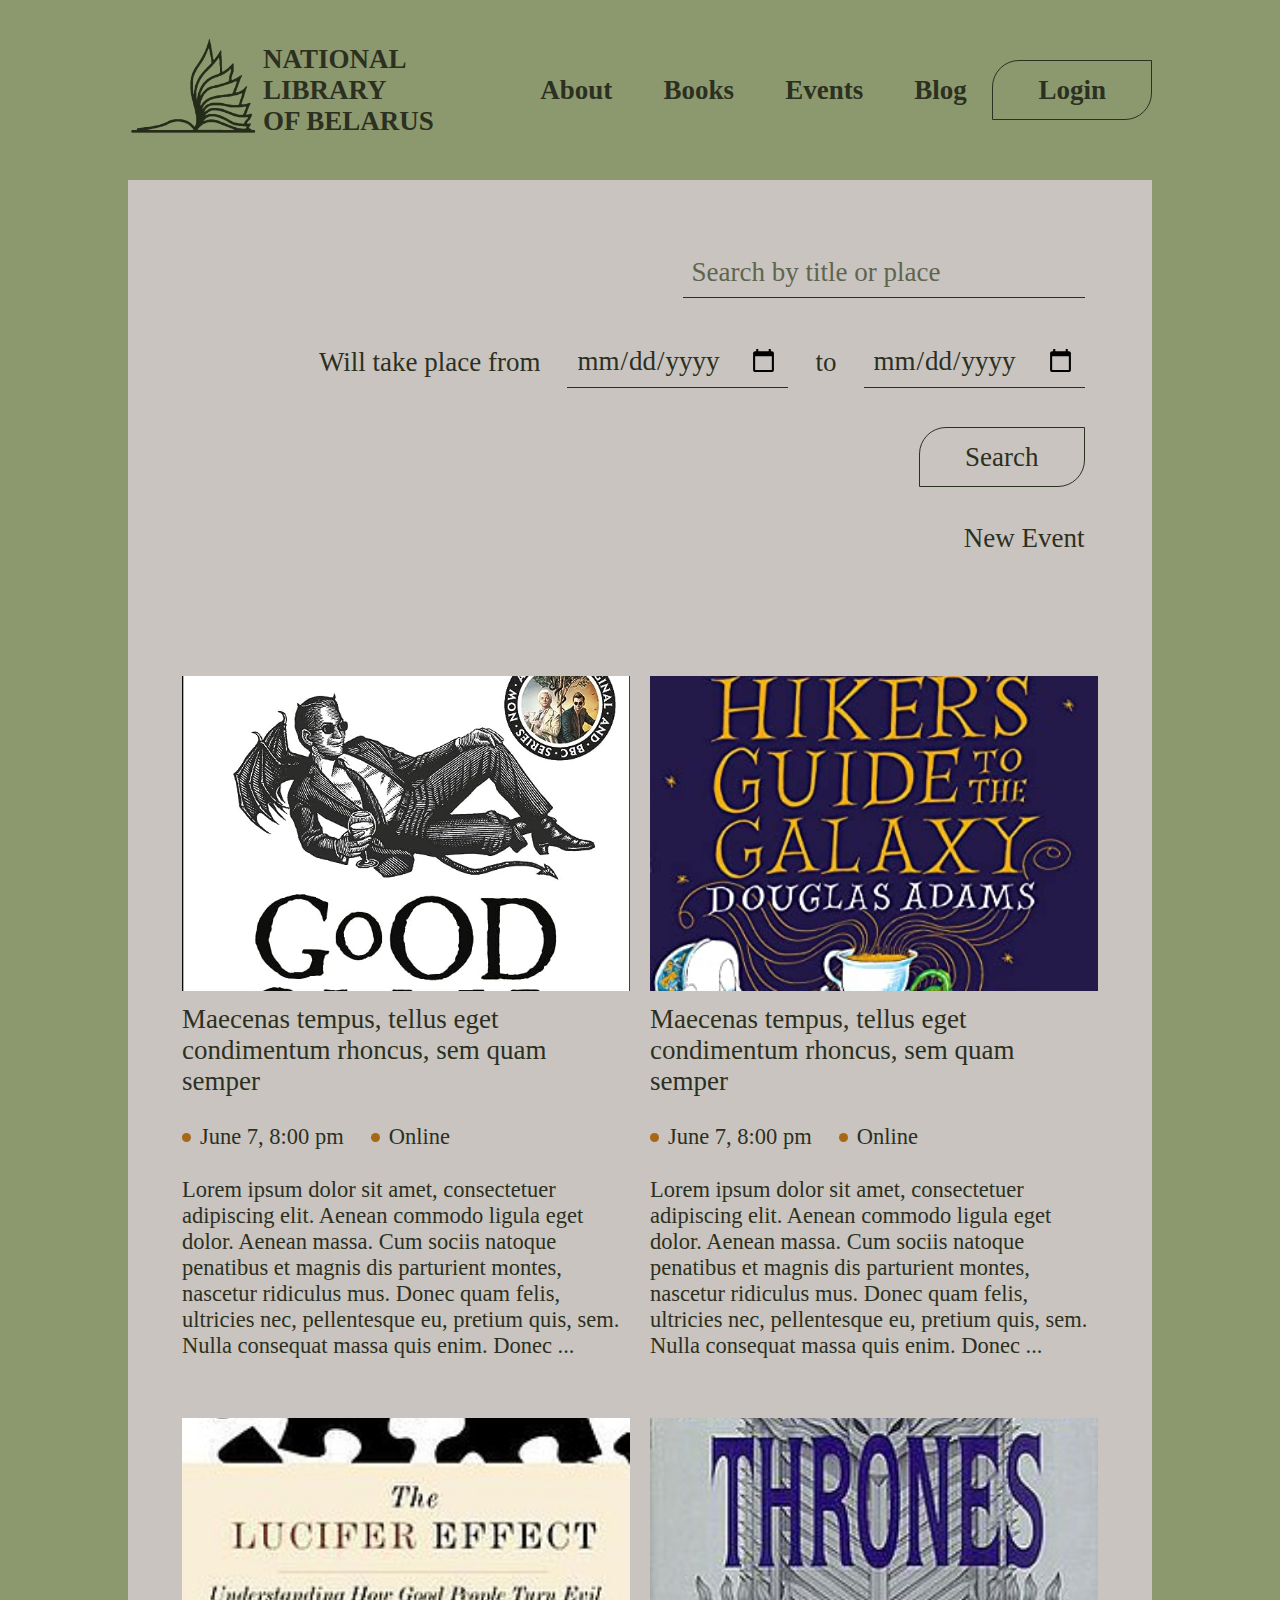
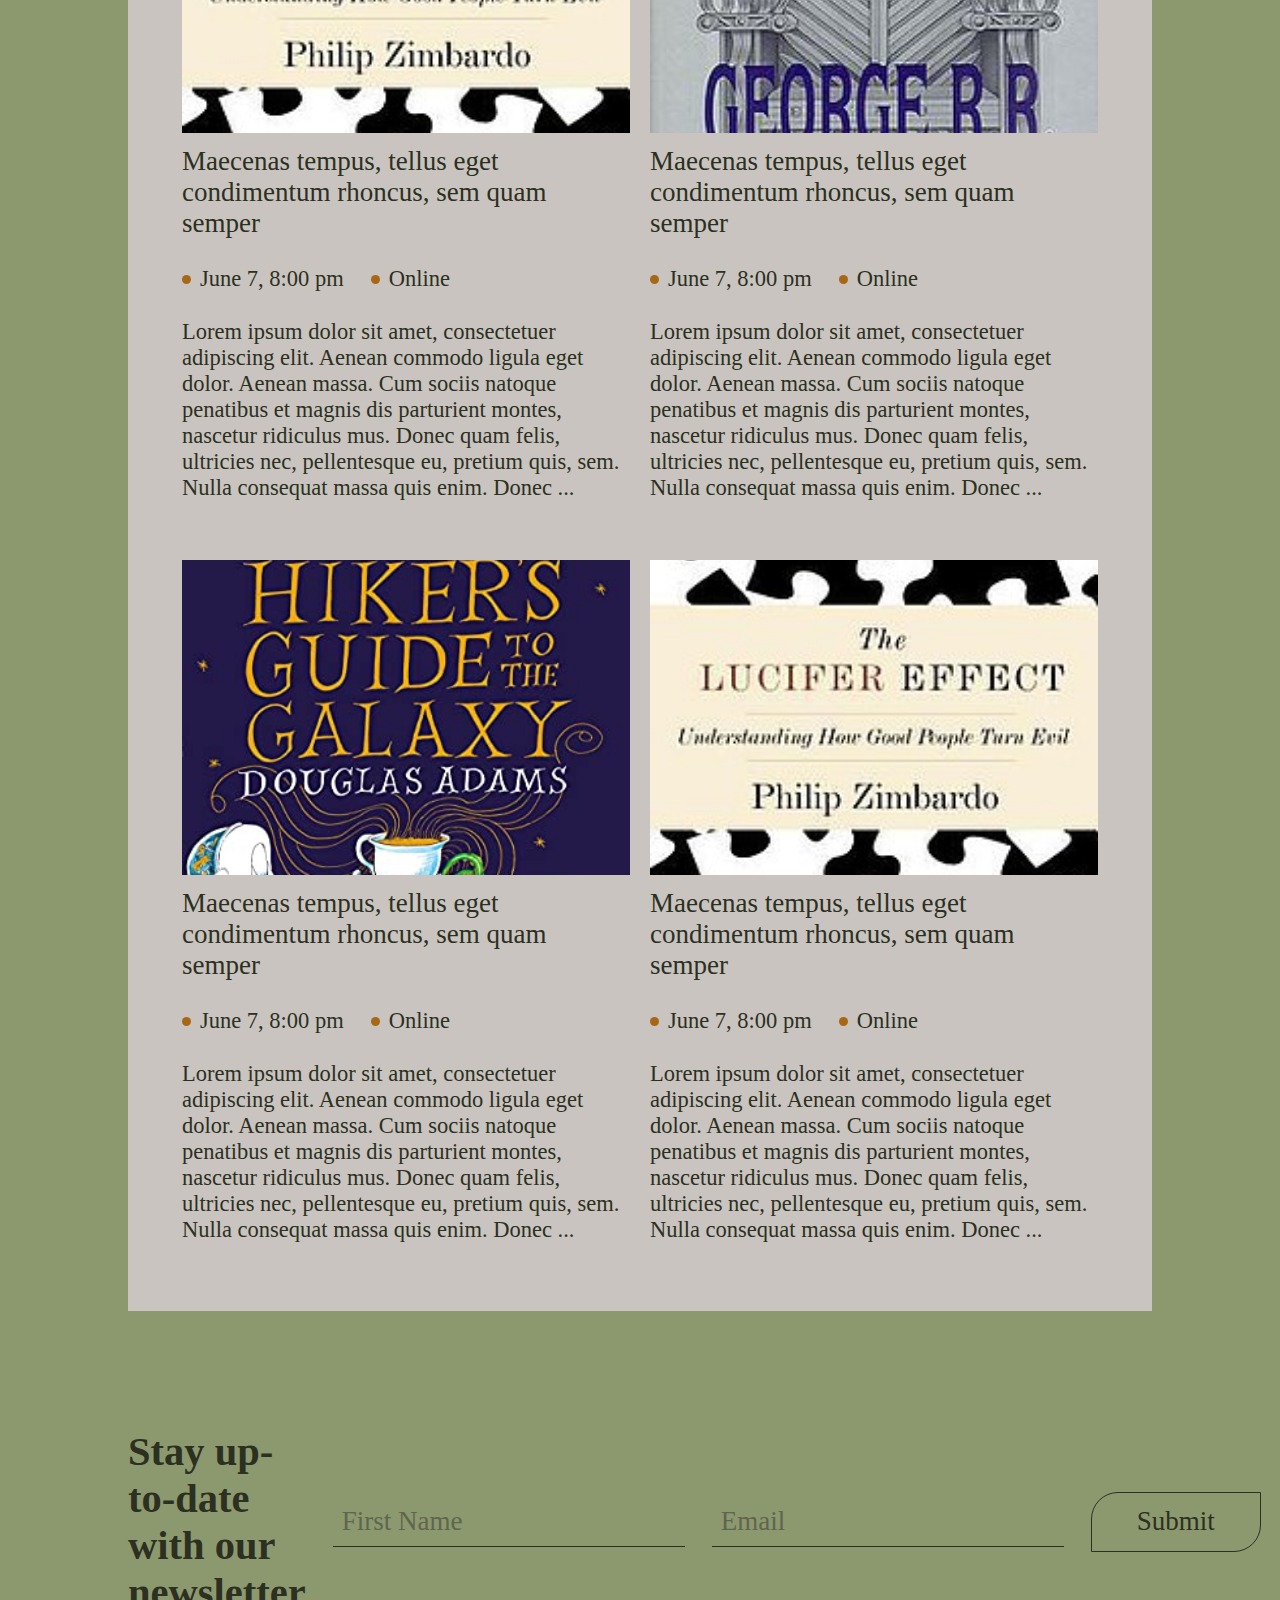
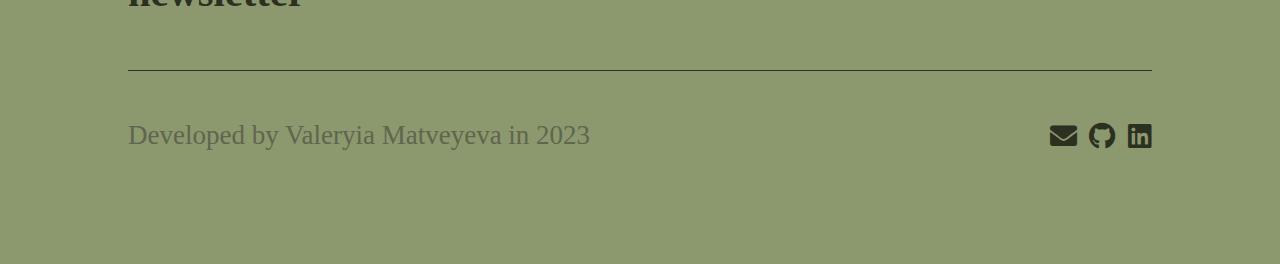
<file: events.html>
<!DOCTYPE html>
<html lang="en">
<head>
    <meta charset="UTF-8">
    <meta name="viewport" content="width=device-width, initial-scale=1.0">
    <link rel="stylesheet" href="css/style.css">
    <link rel="stylesheet" href="https://use.fontawesome.com/releases/v5.15.4/css/all.css">
    <title>Events</title>
</head>
<body>
    
<header class="container sb-line">
    <div class="c-line">
        <a href="index.html"><img class="logo-img" src="img/logo.png" alt="Логотип"></a>
        <a href="index.html"><h2>NATIONAL LIBRARY<br>OF BELARUS</h2></a>
    </div>
    <nav class="nav-links nav-links-line">
        <a href="about.html"><h2>About</h2></a>
        <a href="books.html"><h2>Books</h2></a>
        <a href="events.html"><h2>Events</h2></a>
        <a href="posts.html"><h2>Blog</h2></a>
    </nav>
    <div class="login">
        <a href="login.html"><h2 class="input-button">Login</h2></a>
    </div>
</header>

<div class="container page-container">
    <form class="filter-form line-right" action="">
        <input class="input-text superlong-text" type="text" name="" id="" placeholder="Search by title or place">
        <div class="c-line">
            <h2 class="lighter-text">Will take place from</h2>
            <input class="input-text" type="date" name="" id="">
            <h2 class="lighter-text margin-left-3vh">to</h2>
            <input class="input-text" type="date" name="" id="">
        </div>
        <input class="input-button" type="submit" value="Search">
    </form>
    <div class="line-right">
        <a class="new-publication-link" href="edit-event.html"><h2 class="lighter-text">New Event</h2></a>
    </div>

    <div class="elements-list">
        <div class="post-card">
            <div class="post-card-img">
                <img src="img/book1.jpg" alt="">
            </div>
            <a href="event.html"><h2 class="lighter-text small-margin">Maecenas tempus, tellus eget condimentum rhoncus, sem quam semper </h2></a>
            <div class="sb-line-left small-margin">
                <h3 class="date-or-place lighter-text">June 7, 8:00 pm</h3>
                <h3 class="date-or-place lighter-text">Online</h3>
            </div>
            <p class="small-margin">Lorem ipsum dolor sit amet, consectetuer adipiscing elit. Aenean commodo ligula eget dolor. Aenean massa. Cum sociis natoque penatibus et magnis dis parturient montes, nascetur ridiculus mus. Donec quam felis, ultricies nec, pellentesque eu, pretium quis, sem. Nulla consequat massa quis enim. Donec pede justo, fringilla vel, aliquet nec, vulputate eget, arcu. In enim justo, rhoncus ut, imperdiet a, venenatis vitae, justo. Nullam dictum felis eu pede mollis pretium. Integer tincidunt. Cras dapibus. Vivamus elementum semper nisi. Aenean vulputate eleifend tellus. Aenean leo ligula, porttitor eu, consequat vitae, eleifend ac, enim. Aliquam lorem ante, dapibus in, viverra quis, feugiat a, tellus. Phasellus viverra nulla ut metus varius laoreet. Quisque rutrum. Aenean imperdiet. Etiam ultricies nisi vel augue. Curabitur ullamcorper ultricies nisi. Nam eget dui. Etiam rhoncus. Maecenas tempus, tellus eget condimentum rhoncus, sem quam semper libero, sit amet adipiscing sem neque sed ipsum. Nam quam nunc, blandit vel, luctus pulvinar, hendrerit id, lorem. Maecenas nec odio et ante tincidunt tempus. Donec vitae sapien ut libero venenatis faucibus. Nullam quis ante. Etiam sit amet orci eget eros faucibus tincidunt. Duis leo. Sed fringilla mauris sit amet nibh. Donec sodales sagittis magna. Sed consequat, leo eget bibendum sodales, augue velit cursus nunc, quis gravida magna mi a libero. Fusce vulputate eleifend sapien. Vestibulum purus quam, scelerisque ut, mollis sed, nonummy id, metus. Nullam accumsan lorem in dui. Cras ultricies mi eu turpis hendrerit fringilla. Vestibulum ante ipsum primis in faucibus orci luctus et ultrices posuere cubilia Curae; In ac dui quis mi consectetuer lacinia. Nam pretium turpis et arcu. Duis arcu tortor, suscipit eget, imperdiet nec, imperdiet iaculis, ipsum. Sed aliquam ultrices mauris. Integer ante arcu, accumsan a, consectetuer eget, posuere ut, mauris. Praesent adipiscing. Phasellus ullamcorper ipsum rutrum nunc. Nunc nonummy metus. Vestibulum volutpat pretium libero. Cras id dui. Aenean ut</p>
        </div>

        <div class="post-card">
            <div class="post-card-img">
                <img src="img/book2.jpg" alt="">
            </div>
            <a href="event.html"><h2 class="lighter-text small-margin">Maecenas tempus, tellus eget condimentum rhoncus, sem quam semper </h2></a>
            <div class="sb-line-left small-margin">
                <h3 class="date-or-place lighter-text">June 7, 8:00 pm</h3>
                <h3 class="date-or-place lighter-text">Online</h3>
            </div>
            <p class="small-margin">Lorem ipsum dolor sit amet, consectetuer adipiscing elit. Aenean commodo ligula eget dolor. Aenean massa. Cum sociis natoque penatibus et magnis dis parturient montes, nascetur ridiculus mus. Donec quam felis, ultricies nec, pellentesque eu, pretium quis, sem. Nulla consequat massa quis enim. Donec pede justo, fringilla vel, aliquet nec, vulputate eget, arcu. In enim justo, rhoncus ut, imperdiet a, venenatis vitae, justo. Nullam dictum felis eu pede mollis pretium. Integer tincidunt. Cras dapibus. Vivamus elementum semper nisi. Aenean vulputate eleifend tellus. Aenean leo ligula, porttitor eu, consequat vitae, eleifend ac, enim. Aliquam lorem ante, dapibus in, viverra quis, feugiat a, tellus. Phasellus viverra nulla ut metus varius laoreet. Quisque rutrum. Aenean imperdiet. Etiam ultricies nisi vel augue. Curabitur ullamcorper ultricies nisi. Nam eget dui. Etiam rhoncus. Maecenas tempus, tellus eget condimentum rhoncus, sem quam semper libero, sit amet adipiscing sem neque sed ipsum. Nam quam nunc, blandit vel, luctus pulvinar, hendrerit id, lorem. Maecenas nec odio et ante tincidunt tempus. Donec vitae sapien ut libero venenatis faucibus. Nullam quis ante. Etiam sit amet orci eget eros faucibus tincidunt. Duis leo. Sed fringilla mauris sit amet nibh. Donec sodales sagittis magna. Sed consequat, leo eget bibendum sodales, augue velit cursus nunc, quis gravida magna mi a libero. Fusce vulputate eleifend sapien. Vestibulum purus quam, scelerisque ut, mollis sed, nonummy id, metus. Nullam accumsan lorem in dui. Cras ultricies mi eu turpis hendrerit fringilla. Vestibulum ante ipsum primis in faucibus orci luctus et ultrices posuere cubilia Curae; In ac dui quis mi consectetuer lacinia. Nam pretium turpis et arcu. Duis arcu tortor, suscipit eget, imperdiet nec, imperdiet iaculis, ipsum. Sed aliquam ultrices mauris. Integer ante arcu, accumsan a, consectetuer eget, posuere ut, mauris. Praesent adipiscing. Phasellus ullamcorper ipsum rutrum nunc. Nunc nonummy metus. Vestibulum volutpat pretium libero. Cras id dui. Aenean ut</p>
        </div>

        <div class="post-card">
            <div class="post-card-img">
                <img src="img/book3.jpg" alt="">
            </div>
            <a href="event.html"><h2 class="lighter-text small-margin">Maecenas tempus, tellus eget condimentum rhoncus, sem quam semper </h2></a>
            <div class="sb-line-left small-margin">
                <h3 class="date-or-place lighter-text">June 7, 8:00 pm</h3>
                <h3 class="date-or-place lighter-text">Online</h3>
            </div>
            <p class="small-margin">Lorem ipsum dolor sit amet, consectetuer adipiscing elit. Aenean commodo ligula eget dolor. Aenean massa. Cum sociis natoque penatibus et magnis dis parturient montes, nascetur ridiculus mus. Donec quam felis, ultricies nec, pellentesque eu, pretium quis, sem. Nulla consequat massa quis enim. Donec pede justo, fringilla vel, aliquet nec, vulputate eget, arcu. In enim justo, rhoncus ut, imperdiet a, venenatis vitae, justo. Nullam dictum felis eu pede mollis pretium. Integer tincidunt. Cras dapibus. Vivamus elementum semper nisi. Aenean vulputate eleifend tellus. Aenean leo ligula, porttitor eu, consequat vitae, eleifend ac, enim. Aliquam lorem ante, dapibus in, viverra quis, feugiat a, tellus. Phasellus viverra nulla ut metus varius laoreet. Quisque rutrum. Aenean imperdiet. Etiam ultricies nisi vel augue. Curabitur ullamcorper ultricies nisi. Nam eget dui. Etiam rhoncus. Maecenas tempus, tellus eget condimentum rhoncus, sem quam semper libero, sit amet adipiscing sem neque sed ipsum. Nam quam nunc, blandit vel, luctus pulvinar, hendrerit id, lorem. Maecenas nec odio et ante tincidunt tempus. Donec vitae sapien ut libero venenatis faucibus. Nullam quis ante. Etiam sit amet orci eget eros faucibus tincidunt. Duis leo. Sed fringilla mauris sit amet nibh. Donec sodales sagittis magna. Sed consequat, leo eget bibendum sodales, augue velit cursus nunc, quis gravida magna mi a libero. Fusce vulputate eleifend sapien. Vestibulum purus quam, scelerisque ut, mollis sed, nonummy id, metus. Nullam accumsan lorem in dui. Cras ultricies mi eu turpis hendrerit fringilla. Vestibulum ante ipsum primis in faucibus orci luctus et ultrices posuere cubilia Curae; In ac dui quis mi consectetuer lacinia. Nam pretium turpis et arcu. Duis arcu tortor, suscipit eget, imperdiet nec, imperdiet iaculis, ipsum. Sed aliquam ultrices mauris. Integer ante arcu, accumsan a, consectetuer eget, posuere ut, mauris. Praesent adipiscing. Phasellus ullamcorper ipsum rutrum nunc. Nunc nonummy metus. Vestibulum volutpat pretium libero. Cras id dui. Aenean ut</p>
        </div>

        <div class="post-card">
            <div class="post-card-img">
                <img src="img/book4.jpg" alt="">
            </div>
            <a href="event.html"><h2 class="lighter-text small-margin">Maecenas tempus, tellus eget condimentum rhoncus, sem quam semper </h2></a>
            <div class="sb-line-left small-margin">
                <h3 class="date-or-place lighter-text">June 7, 8:00 pm</h3>
                <h3 class="date-or-place lighter-text">Online</h3>
            </div>
            <p class="small-margin">Lorem ipsum dolor sit amet, consectetuer adipiscing elit. Aenean commodo ligula eget dolor. Aenean massa. Cum sociis natoque penatibus et magnis dis parturient montes, nascetur ridiculus mus. Donec quam felis, ultricies nec, pellentesque eu, pretium quis, sem. Nulla consequat massa quis enim. Donec pede justo, fringilla vel, aliquet nec, vulputate eget, arcu. In enim justo, rhoncus ut, imperdiet a, venenatis vitae, justo. Nullam dictum felis eu pede mollis pretium. Integer tincidunt. Cras dapibus. Vivamus elementum semper nisi. Aenean vulputate eleifend tellus. Aenean leo ligula, porttitor eu, consequat vitae, eleifend ac, enim. Aliquam lorem ante, dapibus in, viverra quis, feugiat a, tellus. Phasellus viverra nulla ut metus varius laoreet. Quisque rutrum. Aenean imperdiet. Etiam ultricies nisi vel augue. Curabitur ullamcorper ultricies nisi. Nam eget dui. Etiam rhoncus. Maecenas tempus, tellus eget condimentum rhoncus, sem quam semper libero, sit amet adipiscing sem neque sed ipsum. Nam quam nunc, blandit vel, luctus pulvinar, hendrerit id, lorem. Maecenas nec odio et ante tincidunt tempus. Donec vitae sapien ut libero venenatis faucibus. Nullam quis ante. Etiam sit amet orci eget eros faucibus tincidunt. Duis leo. Sed fringilla mauris sit amet nibh. Donec sodales sagittis magna. Sed consequat, leo eget bibendum sodales, augue velit cursus nunc, quis gravida magna mi a libero. Fusce vulputate eleifend sapien. Vestibulum purus quam, scelerisque ut, mollis sed, nonummy id, metus. Nullam accumsan lorem in dui. Cras ultricies mi eu turpis hendrerit fringilla. Vestibulum ante ipsum primis in faucibus orci luctus et ultrices posuere cubilia Curae; In ac dui quis mi consectetuer lacinia. Nam pretium turpis et arcu. Duis arcu tortor, suscipit eget, imperdiet nec, imperdiet iaculis, ipsum. Sed aliquam ultrices mauris. Integer ante arcu, accumsan a, consectetuer eget, posuere ut, mauris. Praesent adipiscing. Phasellus ullamcorper ipsum rutrum nunc. Nunc nonummy metus. Vestibulum volutpat pretium libero. Cras id dui. Aenean ut</p>
        </div>

        <div class="post-card">
            <div class="post-card-img">
                <img src="img/book2.jpg" alt="">
            </div>
            <a href="event.html"><h2 class="lighter-text small-margin">Maecenas tempus, tellus eget condimentum rhoncus, sem quam semper </h2></a>
            <div class="sb-line-left small-margin">
                <h3 class="date-or-place lighter-text">June 7, 8:00 pm</h3>
                <h3 class="date-or-place lighter-text">Online</h3>
            </div>
            <p class="small-margin">Lorem ipsum dolor sit amet, consectetuer adipiscing elit. Aenean commodo ligula eget dolor. Aenean massa. Cum sociis natoque penatibus et magnis dis parturient montes, nascetur ridiculus mus. Donec quam felis, ultricies nec, pellentesque eu, pretium quis, sem. Nulla consequat massa quis enim. Donec pede justo, fringilla vel, aliquet nec, vulputate eget, arcu. In enim justo, rhoncus ut, imperdiet a, venenatis vitae, justo. Nullam dictum felis eu pede mollis pretium. Integer tincidunt. Cras dapibus. Vivamus elementum semper nisi. Aenean vulputate eleifend tellus. Aenean leo ligula, porttitor eu, consequat vitae, eleifend ac, enim. Aliquam lorem ante, dapibus in, viverra quis, feugiat a, tellus. Phasellus viverra nulla ut metus varius laoreet. Quisque rutrum. Aenean imperdiet. Etiam ultricies nisi vel augue. Curabitur ullamcorper ultricies nisi. Nam eget dui. Etiam rhoncus. Maecenas tempus, tellus eget condimentum rhoncus, sem quam semper libero, sit amet adipiscing sem neque sed ipsum. Nam quam nunc, blandit vel, luctus pulvinar, hendrerit id, lorem. Maecenas nec odio et ante tincidunt tempus. Donec vitae sapien ut libero venenatis faucibus. Nullam quis ante. Etiam sit amet orci eget eros faucibus tincidunt. Duis leo. Sed fringilla mauris sit amet nibh. Donec sodales sagittis magna. Sed consequat, leo eget bibendum sodales, augue velit cursus nunc, quis gravida magna mi a libero. Fusce vulputate eleifend sapien. Vestibulum purus quam, scelerisque ut, mollis sed, nonummy id, metus. Nullam accumsan lorem in dui. Cras ultricies mi eu turpis hendrerit fringilla. Vestibulum ante ipsum primis in faucibus orci luctus et ultrices posuere cubilia Curae; In ac dui quis mi consectetuer lacinia. Nam pretium turpis et arcu. Duis arcu tortor, suscipit eget, imperdiet nec, imperdiet iaculis, ipsum. Sed aliquam ultrices mauris. Integer ante arcu, accumsan a, consectetuer eget, posuere ut, mauris. Praesent adipiscing. Phasellus ullamcorper ipsum rutrum nunc. Nunc nonummy metus. Vestibulum volutpat pretium libero. Cras id dui. Aenean ut</p>
        </div>

        <div class="post-card">
            <div class="post-card-img">
                <img src="img/book3.jpg" alt="">
            </div>
            <a href="event.html"><h2 class="lighter-text small-margin">Maecenas tempus, tellus eget condimentum rhoncus, sem quam semper </h2></a>
            <div class="sb-line-left small-margin">
                <h3 class="date-or-place lighter-text">June 7, 8:00 pm</h3>
                <h3 class="date-or-place lighter-text">Online</h3>
            </div>
            <p class="small-margin">Lorem ipsum dolor sit amet, consectetuer adipiscing elit. Aenean commodo ligula eget dolor. Aenean massa. Cum sociis natoque penatibus et magnis dis parturient montes, nascetur ridiculus mus. Donec quam felis, ultricies nec, pellentesque eu, pretium quis, sem. Nulla consequat massa quis enim. Donec pede justo, fringilla vel, aliquet nec, vulputate eget, arcu. In enim justo, rhoncus ut, imperdiet a, venenatis vitae, justo. Nullam dictum felis eu pede mollis pretium. Integer tincidunt. Cras dapibus. Vivamus elementum semper nisi. Aenean vulputate eleifend tellus. Aenean leo ligula, porttitor eu, consequat vitae, eleifend ac, enim. Aliquam lorem ante, dapibus in, viverra quis, feugiat a, tellus. Phasellus viverra nulla ut metus varius laoreet. Quisque rutrum. Aenean imperdiet. Etiam ultricies nisi vel augue. Curabitur ullamcorper ultricies nisi. Nam eget dui. Etiam rhoncus. Maecenas tempus, tellus eget condimentum rhoncus, sem quam semper libero, sit amet adipiscing sem neque sed ipsum. Nam quam nunc, blandit vel, luctus pulvinar, hendrerit id, lorem. Maecenas nec odio et ante tincidunt tempus. Donec vitae sapien ut libero venenatis faucibus. Nullam quis ante. Etiam sit amet orci eget eros faucibus tincidunt. Duis leo. Sed fringilla mauris sit amet nibh. Donec sodales sagittis magna. Sed consequat, leo eget bibendum sodales, augue velit cursus nunc, quis gravida magna mi a libero. Fusce vulputate eleifend sapien. Vestibulum purus quam, scelerisque ut, mollis sed, nonummy id, metus. Nullam accumsan lorem in dui. Cras ultricies mi eu turpis hendrerit fringilla. Vestibulum ante ipsum primis in faucibus orci luctus et ultrices posuere cubilia Curae; In ac dui quis mi consectetuer lacinia. Nam pretium turpis et arcu. Duis arcu tortor, suscipit eget, imperdiet nec, imperdiet iaculis, ipsum. Sed aliquam ultrices mauris. Integer ante arcu, accumsan a, consectetuer eget, posuere ut, mauris. Praesent adipiscing. Phasellus ullamcorper ipsum rutrum nunc. Nunc nonummy metus. Vestibulum volutpat pretium libero. Cras id dui. Aenean ut</p>
        </div>
    </div>
</div>

<div class="footer">
    <div class="container">
        <div class="newsletter-line">
            <div class="sb-line">
                <h1>Stay up-to-date with our newsletter</h1>
                <form class="sb-line" action="">
                    <input class="input-text" type="text" name="" id="" placeholder="First Name">
                    <input class="input-text" type="email" name="" id="" placeholder="Email">
                    <input class="input-button" type="submit" value="Submit">
                </form>
            </div>
        </div>
        <hr class="margin-top-3">
        <div class="sb-line margin-top-3">
            <h2 class="author">Developed by Valeryia Matveyeva in 2023</h2>
            <div class="sb-line icons">
                <a href=""><i class="fas fa-envelope"></i></a>
                <a href=""><i class="fab fa-github"></i></a>
                <a href=""><i class="fab fa-linkedin"></i></a>
            </div>
        </div>
    </div>
</div>

<script src="js/text-trimmer.js"></script>

</body>
</html>
</file>
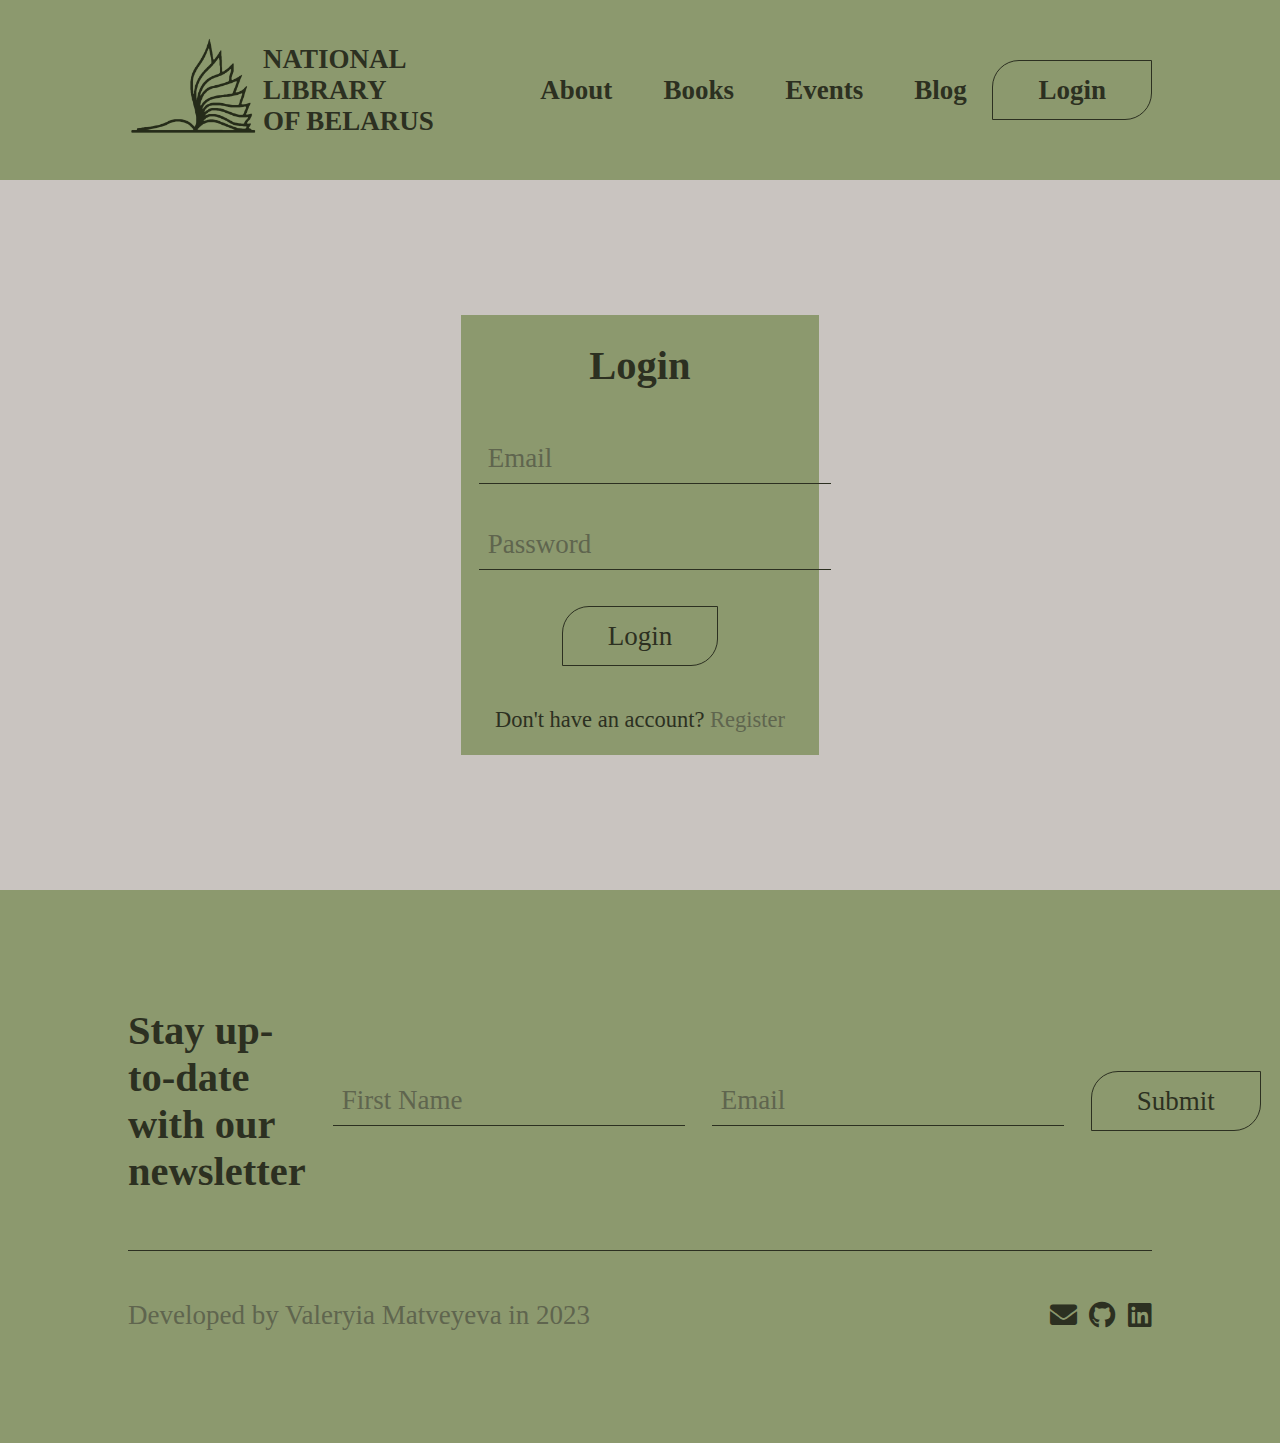
<file: login.html>
<!DOCTYPE html>
<html lang="en">
<head>
    <meta charset="UTF-8">
    <meta name="viewport" content="width=device-width, initial-scale=1.0">
    <link rel="stylesheet" href="css/style.css">
    <link rel="stylesheet" href="https://use.fontawesome.com/releases/v5.15.4/css/all.css">
    <title>Login</title>
</head>
<body>
    
<header class="container sb-line">
    <div class="c-line">
        <a href="index.html"><img class="logo-img" src="img/logo.png" alt="Логотип"></a>
        <a href="index.html"><h2>NATIONAL LIBRARY<br>OF BELARUS</h2></a>
    </div>
    <nav class="nav-links nav-links-line">
        <a href="about.html"><h2>About</h2></a>
        <a href="books.html"><h2>Books</h2></a>
        <a href="events.html"><h2>Events</h2></a>
        <a href="posts.html"><h2>Blog</h2></a>
    </nav>
    <div class="login">
        <a href="login.html"><h2 class="input-button">Login</h2></a>
    </div>
</header>

<div class="login-container">
    <div class="login-panel">
        <h1>Login</h1>
        <form class="login-form" action="">
            <input class="input-text" type="email" name="" id="" placeholder="Email">
            <input class="input-text" type="password" name="" id="" placeholder="Password">
            <input class="input-button" type="submit" value="Login">
        </form>
        <div class="c-line">
            <h3 class="lighter-text">Don't have an account?&nbsp</h3>
            <a class="white-link" href="register.html"><h3 class="lighter-text">Register</h3></a>
        </div>
    </div>
</div>

<div class="footer">
    <div class="container">
        <div class="newsletter-line">
            <div class="sb-line">
                <h1>Stay up-to-date with our newsletter</h1>
                <form class="sb-line" action="">
                    <input class="input-text" type="text" name="" id="" placeholder="First Name">
                    <input class="input-text" type="email" name="" id="" placeholder="Email">
                    <input class="input-button" type="submit" value="Submit">
                </form>
            </div>
        </div>
        <hr class="margin-top-3">
        <div class="sb-line margin-top-3">
            <h2 class="author">Developed by Valeryia Matveyeva in 2023</h2>
            <div class="sb-line icons">
                <a href=""><i class="fas fa-envelope"></i></a>
                <a href=""><i class="fab fa-github"></i></a>
                <a href=""><i class="fab fa-linkedin"></i></a>
            </div>
        </div>
    </div>
</div>

</body>
</html>
</file>
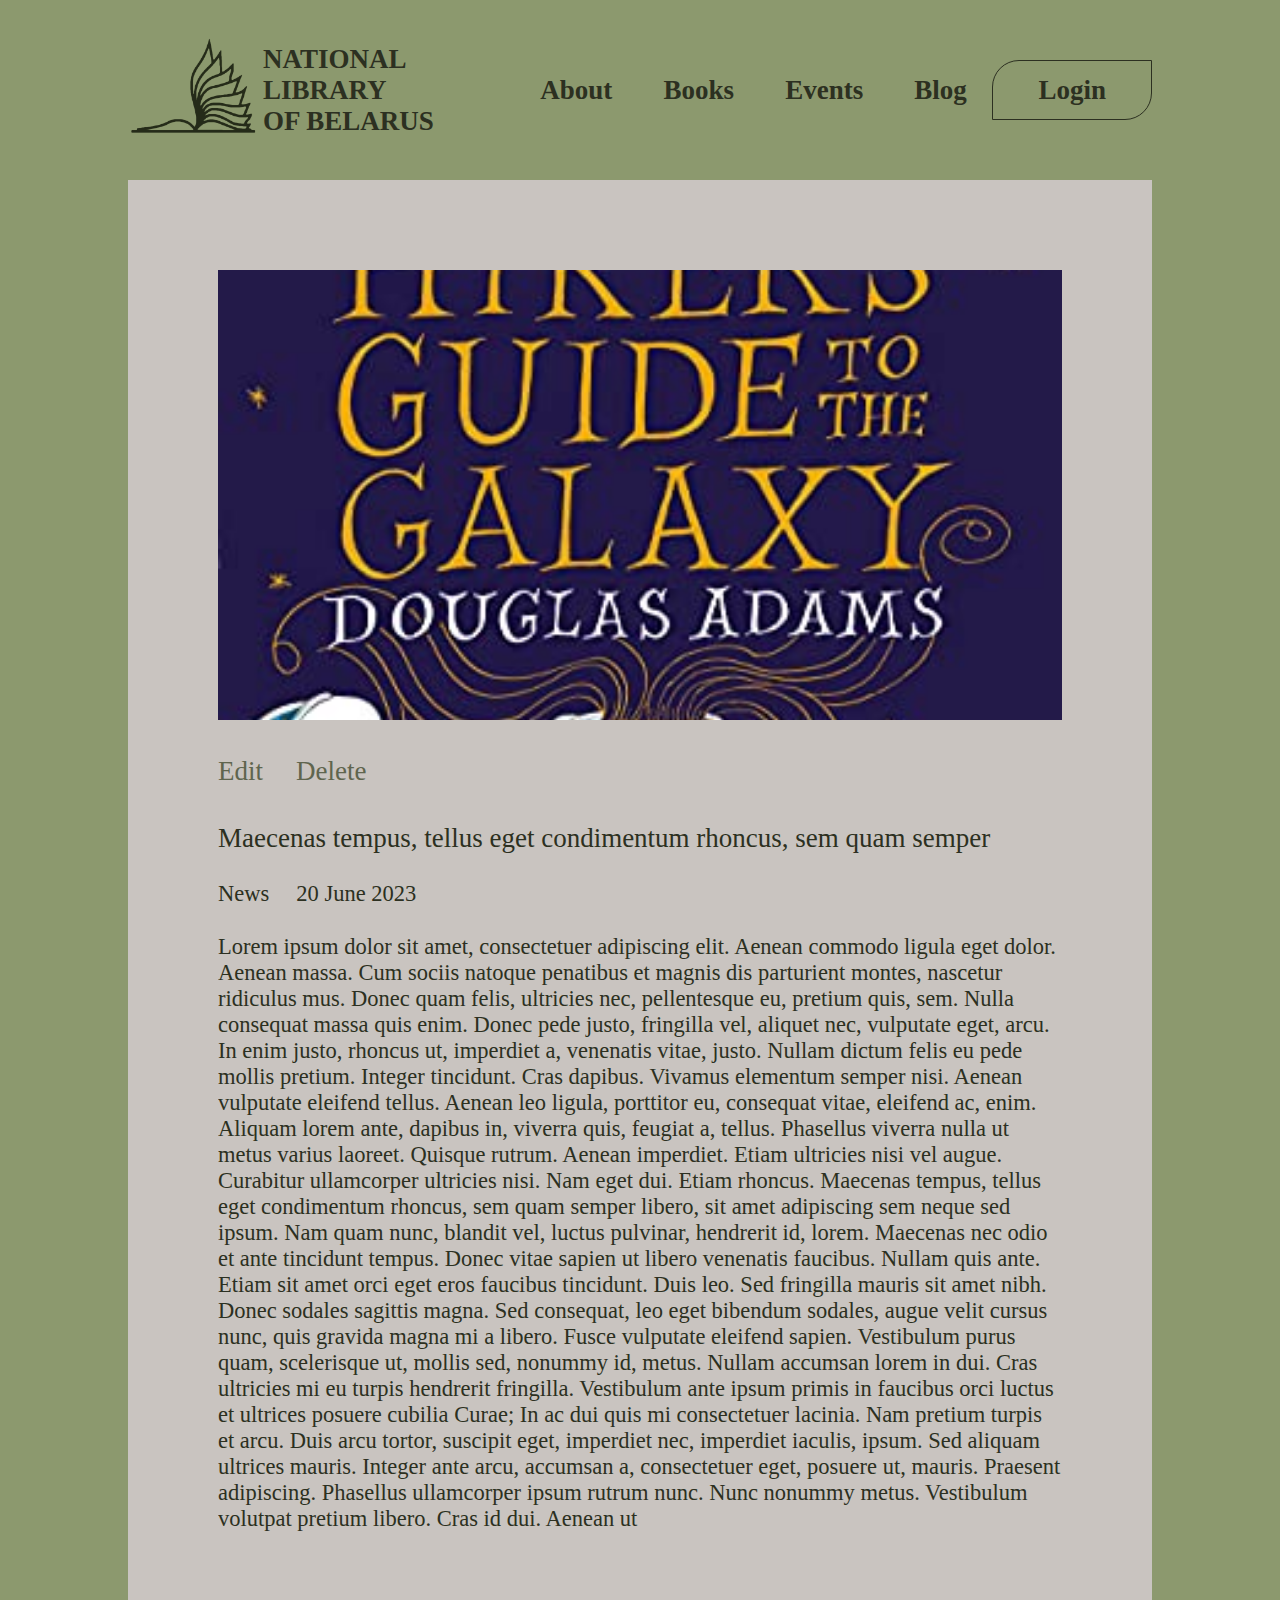
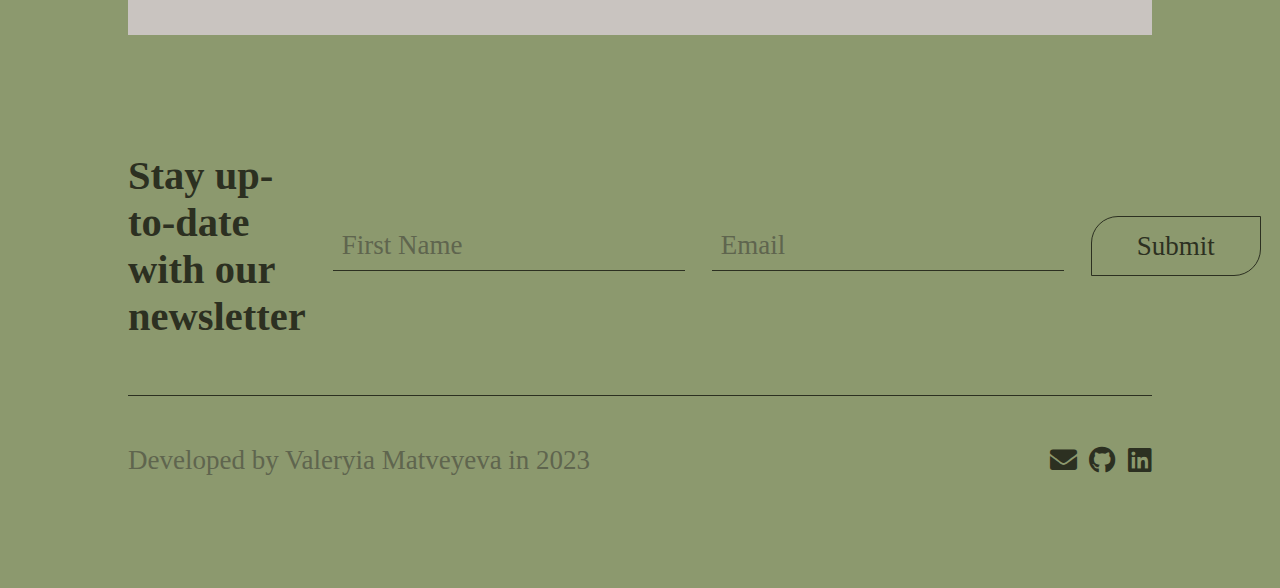
<file: post.html>
<!DOCTYPE html>
<html lang="en">
<head>
    <meta charset="UTF-8">
    <meta name="viewport" content="width=device-width, initial-scale=1.0">
    <link rel="stylesheet" href="css/style.css">
    <link rel="stylesheet" href="https://use.fontawesome.com/releases/v5.15.4/css/all.css">
    <title>Post</title>
</head>
<body>
    
<header class="container sb-line">
    <div class="c-line">
        <a href="index.html"><img class="logo-img" src="img/logo.png" alt="Логотип"></a>
        <a href="index.html"><h2>NATIONAL LIBRARY<br>OF BELARUS</h2></a>
    </div>
    <nav class="nav-links nav-links-line">
        <a href="about.html"><h2>About</h2></a>
        <a href="books.html"><h2>Books</h2></a>
        <a href="events.html"><h2>Events</h2></a>
        <a href="posts.html"><h2>Blog</h2></a>
    </nav>
    <div class="login">
        <a href="login.html"><h2 class="input-button">Login</h2></a>
    </div>
</header>

<div class="container post-page">
    <div class="post-card">
        <div class="post-card-img">
            <img src="img/book2.jpg" alt="">
        </div>
        <div class="edit-delete-line small-margin">
            <a href="edit-post.html"><h2 class="lighter-text white-link">Edit</h2></a>
            <form action="">
                <input class="button-link white-link" type="submit" value="Delete">
            </form>
        </div>
        <a href=""><h2 class="lighter-text small-margin">Maecenas tempus, tellus eget condimentum rhoncus, sem quam semper </h2></a>
        <div class="sb-line-left small-margin">
            <h3 class="lighter-text small-margin">News</h3>
            <h3 class="lighter-text small-margin">20 June 2023</h3>
        </div>
        <h3 class="lighter-text small-margin"></h3>
        <p class="small-margin">Lorem ipsum dolor sit amet, consectetuer adipiscing elit. Aenean commodo ligula eget dolor. Aenean massa. Cum sociis natoque penatibus et magnis dis parturient montes, nascetur ridiculus mus. Donec quam felis, ultricies nec, pellentesque eu, pretium quis, sem. Nulla consequat massa quis enim. Donec pede justo, fringilla vel, aliquet nec, vulputate eget, arcu. In enim justo, rhoncus ut, imperdiet a, venenatis vitae, justo. Nullam dictum felis eu pede mollis pretium. Integer tincidunt. Cras dapibus. Vivamus elementum semper nisi. Aenean vulputate eleifend tellus. Aenean leo ligula, porttitor eu, consequat vitae, eleifend ac, enim. Aliquam lorem ante, dapibus in, viverra quis, feugiat a, tellus. Phasellus viverra nulla ut metus varius laoreet. Quisque rutrum. Aenean imperdiet. Etiam ultricies nisi vel augue. Curabitur ullamcorper ultricies nisi. Nam eget dui. Etiam rhoncus. Maecenas tempus, tellus eget condimentum rhoncus, sem quam semper libero, sit amet adipiscing sem neque sed ipsum. Nam quam nunc, blandit vel, luctus pulvinar, hendrerit id, lorem. Maecenas nec odio et ante tincidunt tempus. Donec vitae sapien ut libero venenatis faucibus. Nullam quis ante. Etiam sit amet orci eget eros faucibus tincidunt. Duis leo. Sed fringilla mauris sit amet nibh. Donec sodales sagittis magna. Sed consequat, leo eget bibendum sodales, augue velit cursus nunc, quis gravida magna mi a libero. Fusce vulputate eleifend sapien. Vestibulum purus quam, scelerisque ut, mollis sed, nonummy id, metus. Nullam accumsan lorem in dui. Cras ultricies mi eu turpis hendrerit fringilla. Vestibulum ante ipsum primis in faucibus orci luctus et ultrices posuere cubilia Curae; In ac dui quis mi consectetuer lacinia. Nam pretium turpis et arcu. Duis arcu tortor, suscipit eget, imperdiet nec, imperdiet iaculis, ipsum. Sed aliquam ultrices mauris. Integer ante arcu, accumsan a, consectetuer eget, posuere ut, mauris. Praesent adipiscing. Phasellus ullamcorper ipsum rutrum nunc. Nunc nonummy metus. Vestibulum volutpat pretium libero. Cras id dui. Aenean ut</p>
    </div>
</div>

<div class="footer">
    <div class="container">
        <div class="newsletter-line">
            <div class="sb-line">
                <h1>Stay up-to-date with our newsletter</h1>
                <form class="sb-line" action="">
                    <input class="input-text" type="text" name="" id="" placeholder="First Name">
                    <input class="input-text" type="email" name="" id="" placeholder="Email">
                    <input class="input-button" type="submit" value="Submit">
                </form>
            </div>
        </div>
        <hr class="margin-top-3">
        <div class="sb-line margin-top-3">
            <h2 class="author">Developed by Valeryia Matveyeva in 2023</h2>
            <div class="sb-line icons">
                <a href=""><i class="fas fa-envelope"></i></a>
                <a href=""><i class="fab fa-github"></i></a>
                <a href=""><i class="fab fa-linkedin"></i></a>
            </div>
        </div>
    </div>
</div>

</body>
</html>
</file>
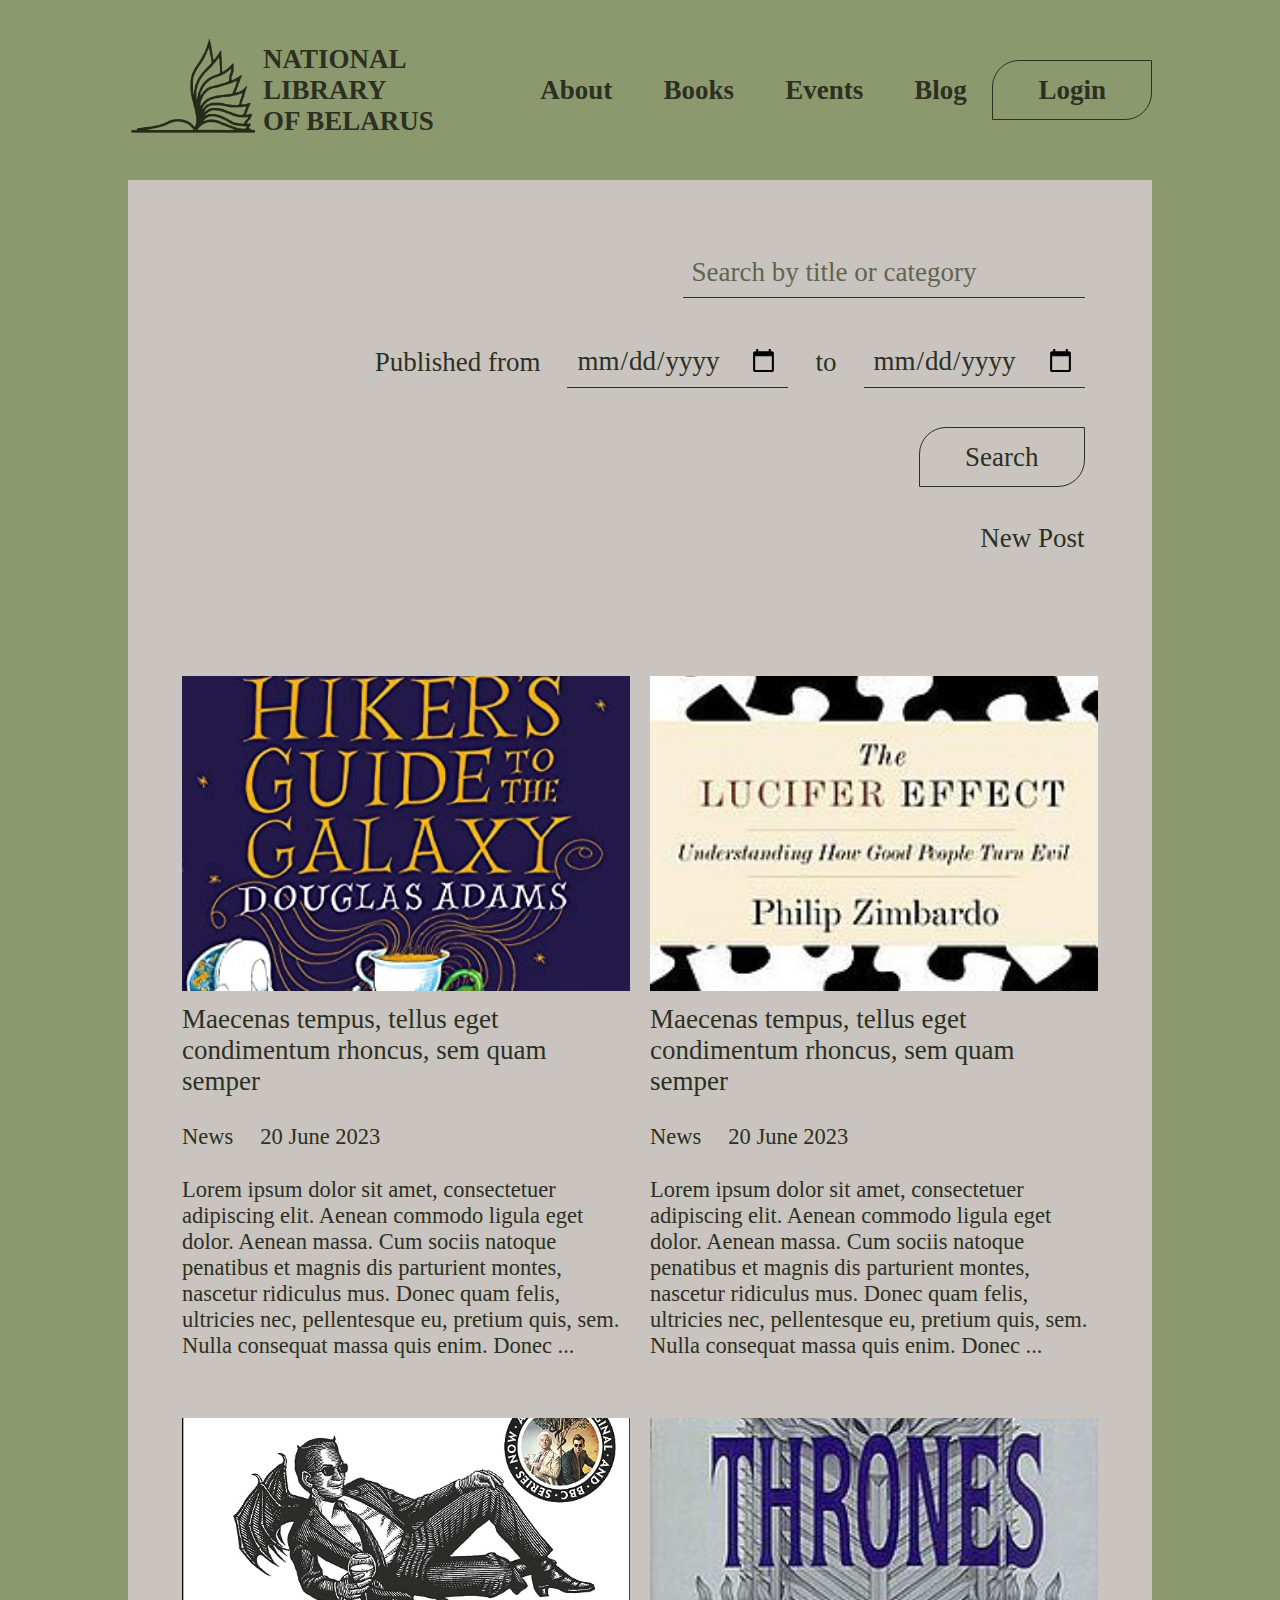
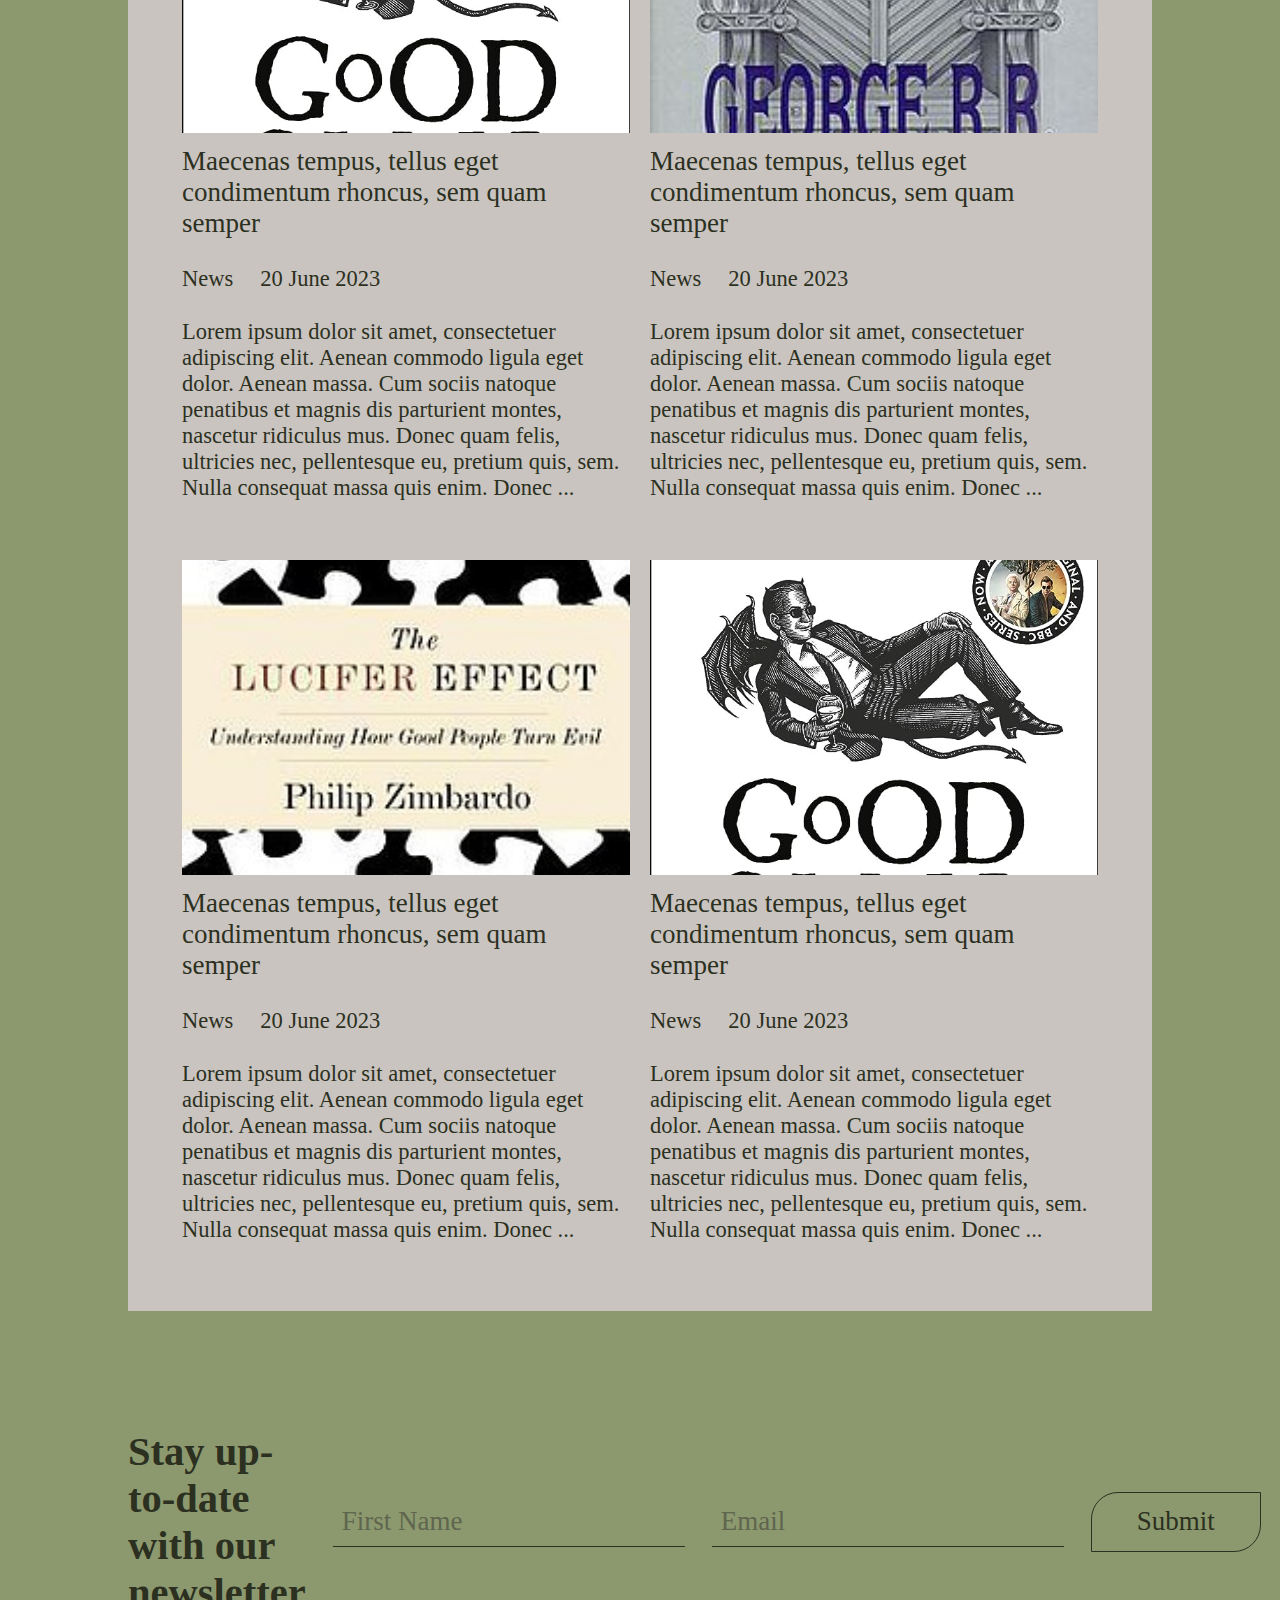
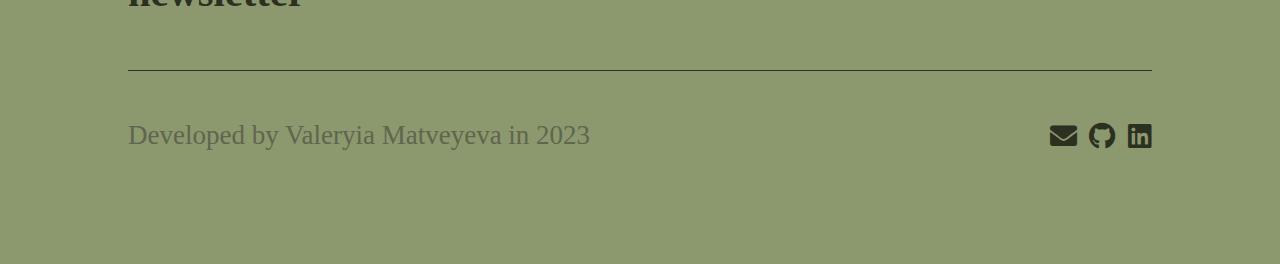
<file: posts.html>
<!DOCTYPE html>
<html lang="en">
<head>
    <meta charset="UTF-8">
    <meta name="viewport" content="width=device-width, initial-scale=1.0">
    <link rel="stylesheet" href="css/style.css">
    <link rel="stylesheet" href="https://use.fontawesome.com/releases/v5.15.4/css/all.css">
    <title>Blog</title>
</head>
<body>
    
<header class="container sb-line">
    <div class="c-line">
        <a href="index.html"><img class="logo-img" src="img/logo.png" alt="Логотип"></a>
        <a href="index.html"><h2>NATIONAL LIBRARY<br>OF BELARUS</h2></a>
    </div>
    <nav class="nav-links nav-links-line">
        <a href="about.html"><h2>About</h2></a>
        <a href="books.html"><h2>Books</h2></a>
        <a href="events.html"><h2>Events</h2></a>
        <a href="posts.html"><h2>Blog</h2></a>
    </nav>
    <div class="login">
        <a href="login.html"><h2 class="input-button">Login</h2></a>
    </div>
</header>

<div class="container page-container">
    <form class="filter-form line-right" action="">
        <input class="input-text superlong-text" type="text" name="" id="" placeholder="Search by title or category">
        <div class="c-line">
            <h2 class="lighter-text">Published from</h2>
            <input class="input-text" type="date" name="" id="">
            <h2 class="lighter-text margin-left-3vh">to</h2>
            <input class="input-text" type="date" name="" id="">
        </div>
        <input class="input-button" type="submit" value="Search">
    </form>
    <div class="line-right">
        <a class="new-publication-link" href="edit-post.html"><h2 class="lighter-text">New Post</h2></a>
    </div>

    <div class="elements-list">
        <div class="post-card">
            <div class="post-card-img">
                <img src="img/book2.jpg" alt="">
            </div>
            <a href="post.html"><h2 class="lighter-text small-margin">Maecenas tempus, tellus eget condimentum rhoncus, sem quam semper </h2></a>
            <div class="sb-line-left small-margin">
                <h3 class="lighter-text small-margin">News</h3>
                <h3 class="lighter-text small-margin">20 June 2023</h3>
            </div>
            <h3 class="lighter-text small-margin"></h3>
            <p class="small-margin">Lorem ipsum dolor sit amet, consectetuer adipiscing elit. Aenean commodo ligula eget dolor. Aenean massa. Cum sociis natoque penatibus et magnis dis parturient montes, nascetur ridiculus mus. Donec quam felis, ultricies nec, pellentesque eu, pretium quis, sem. Nulla consequat massa quis enim. Donec pede justo, fringilla vel, aliquet nec, vulputate eget, arcu. In enim justo, rhoncus ut, imperdiet a, venenatis vitae, justo. Nullam dictum felis eu pede mollis pretium. Integer tincidunt. Cras dapibus. Vivamus elementum semper nisi. Aenean vulputate eleifend tellus. Aenean leo ligula, porttitor eu, consequat vitae, eleifend ac, enim. Aliquam lorem ante, dapibus in, viverra quis, feugiat a, tellus. Phasellus viverra nulla ut metus varius laoreet. Quisque rutrum. Aenean imperdiet. Etiam ultricies nisi vel augue. Curabitur ullamcorper ultricies nisi. Nam eget dui. Etiam rhoncus. Maecenas tempus, tellus eget condimentum rhoncus, sem quam semper libero, sit amet adipiscing sem neque sed ipsum. Nam quam nunc, blandit vel, luctus pulvinar, hendrerit id, lorem. Maecenas nec odio et ante tincidunt tempus. Donec vitae sapien ut libero venenatis faucibus. Nullam quis ante. Etiam sit amet orci eget eros faucibus tincidunt. Duis leo. Sed fringilla mauris sit amet nibh. Donec sodales sagittis magna. Sed consequat, leo eget bibendum sodales, augue velit cursus nunc, quis gravida magna mi a libero. Fusce vulputate eleifend sapien. Vestibulum purus quam, scelerisque ut, mollis sed, nonummy id, metus. Nullam accumsan lorem in dui. Cras ultricies mi eu turpis hendrerit fringilla. Vestibulum ante ipsum primis in faucibus orci luctus et ultrices posuere cubilia Curae; In ac dui quis mi consectetuer lacinia. Nam pretium turpis et arcu. Duis arcu tortor, suscipit eget, imperdiet nec, imperdiet iaculis, ipsum. Sed aliquam ultrices mauris. Integer ante arcu, accumsan a, consectetuer eget, posuere ut, mauris. Praesent adipiscing. Phasellus ullamcorper ipsum rutrum nunc. Nunc nonummy metus. Vestibulum volutpat pretium libero. Cras id dui. Aenean ut</p>
        </div>

        <div class="post-card">
            <div class="post-card-img">
                <img src="img/book3.jpg" alt="">
            </div>
            <a href="post.html"><h2 class="lighter-text small-margin">Maecenas tempus, tellus eget condimentum rhoncus, sem quam semper </h2></a>
            <div class="sb-line-left small-margin">
                <h3 class="lighter-text small-margin">News</h3>
                <h3 class="lighter-text small-margin">20 June 2023</h3>
            </div>
            <h3 class="lighter-text small-margin"></h3>
            <p class="small-margin">Lorem ipsum dolor sit amet, consectetuer adipiscing elit. Aenean commodo ligula eget dolor. Aenean massa. Cum sociis natoque penatibus et magnis dis parturient montes, nascetur ridiculus mus. Donec quam felis, ultricies nec, pellentesque eu, pretium quis, sem. Nulla consequat massa quis enim. Donec pede justo, fringilla vel, aliquet nec, vulputate eget, arcu. In enim justo, rhoncus ut, imperdiet a, venenatis vitae, justo. Nullam dictum felis eu pede mollis pretium. Integer tincidunt. Cras dapibus. Vivamus elementum semper nisi. Aenean vulputate eleifend tellus. Aenean leo ligula, porttitor eu, consequat vitae, eleifend ac, enim. Aliquam lorem ante, dapibus in, viverra quis, feugiat a, tellus. Phasellus viverra nulla ut metus varius laoreet. Quisque rutrum. Aenean imperdiet. Etiam ultricies nisi vel augue. Curabitur ullamcorper ultricies nisi. Nam eget dui. Etiam rhoncus. Maecenas tempus, tellus eget condimentum rhoncus, sem quam semper libero, sit amet adipiscing sem neque sed ipsum. Nam quam nunc, blandit vel, luctus pulvinar, hendrerit id, lorem. Maecenas nec odio et ante tincidunt tempus. Donec vitae sapien ut libero venenatis faucibus. Nullam quis ante. Etiam sit amet orci eget eros faucibus tincidunt. Duis leo. Sed fringilla mauris sit amet nibh. Donec sodales sagittis magna. Sed consequat, leo eget bibendum sodales, augue velit cursus nunc, quis gravida magna mi a libero. Fusce vulputate eleifend sapien. Vestibulum purus quam, scelerisque ut, mollis sed, nonummy id, metus. Nullam accumsan lorem in dui. Cras ultricies mi eu turpis hendrerit fringilla. Vestibulum ante ipsum primis in faucibus orci luctus et ultrices posuere cubilia Curae; In ac dui quis mi consectetuer lacinia. Nam pretium turpis et arcu. Duis arcu tortor, suscipit eget, imperdiet nec, imperdiet iaculis, ipsum. Sed aliquam ultrices mauris. Integer ante arcu, accumsan a, consectetuer eget, posuere ut, mauris. Praesent adipiscing. Phasellus ullamcorper ipsum rutrum nunc. Nunc nonummy metus. Vestibulum volutpat pretium libero. Cras id dui. Aenean ut</p>
        </div>

        <div class="post-card">
            <div class="post-card-img">
                <img src="img/book1.jpg" alt="">
            </div>
            <a href="post.html"><h2 class="lighter-text small-margin">Maecenas tempus, tellus eget condimentum rhoncus, sem quam semper </h2></a>
            <div class="sb-line-left small-margin">
                <h3 class="lighter-text small-margin">News</h3>
                <h3 class="lighter-text small-margin">20 June 2023</h3>
            </div>
            <h3 class="lighter-text small-margin"></h3>
            <p class="small-margin">Lorem ipsum dolor sit amet, consectetuer adipiscing elit. Aenean commodo ligula eget dolor. Aenean massa. Cum sociis natoque penatibus et magnis dis parturient montes, nascetur ridiculus mus. Donec quam felis, ultricies nec, pellentesque eu, pretium quis, sem. Nulla consequat massa quis enim. Donec pede justo, fringilla vel, aliquet nec, vulputate eget, arcu. In enim justo, rhoncus ut, imperdiet a, venenatis vitae, justo. Nullam dictum felis eu pede mollis pretium. Integer tincidunt. Cras dapibus. Vivamus elementum semper nisi. Aenean vulputate eleifend tellus. Aenean leo ligula, porttitor eu, consequat vitae, eleifend ac, enim. Aliquam lorem ante, dapibus in, viverra quis, feugiat a, tellus. Phasellus viverra nulla ut metus varius laoreet. Quisque rutrum. Aenean imperdiet. Etiam ultricies nisi vel augue. Curabitur ullamcorper ultricies nisi. Nam eget dui. Etiam rhoncus. Maecenas tempus, tellus eget condimentum rhoncus, sem quam semper libero, sit amet adipiscing sem neque sed ipsum. Nam quam nunc, blandit vel, luctus pulvinar, hendrerit id, lorem. Maecenas nec odio et ante tincidunt tempus. Donec vitae sapien ut libero venenatis faucibus. Nullam quis ante. Etiam sit amet orci eget eros faucibus tincidunt. Duis leo. Sed fringilla mauris sit amet nibh. Donec sodales sagittis magna. Sed consequat, leo eget bibendum sodales, augue velit cursus nunc, quis gravida magna mi a libero. Fusce vulputate eleifend sapien. Vestibulum purus quam, scelerisque ut, mollis sed, nonummy id, metus. Nullam accumsan lorem in dui. Cras ultricies mi eu turpis hendrerit fringilla. Vestibulum ante ipsum primis in faucibus orci luctus et ultrices posuere cubilia Curae; In ac dui quis mi consectetuer lacinia. Nam pretium turpis et arcu. Duis arcu tortor, suscipit eget, imperdiet nec, imperdiet iaculis, ipsum. Sed aliquam ultrices mauris. Integer ante arcu, accumsan a, consectetuer eget, posuere ut, mauris. Praesent adipiscing. Phasellus ullamcorper ipsum rutrum nunc. Nunc nonummy metus. Vestibulum volutpat pretium libero. Cras id dui. Aenean ut</p>
        </div>

        <div class="post-card">
            <div class="post-card-img">
                <img src="img/book4.jpg" alt="">
            </div>
            <a href="post.html"><h2 class="lighter-text small-margin">Maecenas tempus, tellus eget condimentum rhoncus, sem quam semper </h2></a>
            <div class="sb-line-left small-margin">
                <h3 class="lighter-text small-margin">News</h3>
                <h3 class="lighter-text small-margin">20 June 2023</h3>
            </div>
            <h3 class="lighter-text small-margin"></h3>
            <p class="small-margin">Lorem ipsum dolor sit amet, consectetuer adipiscing elit. Aenean commodo ligula eget dolor. Aenean massa. Cum sociis natoque penatibus et magnis dis parturient montes, nascetur ridiculus mus. Donec quam felis, ultricies nec, pellentesque eu, pretium quis, sem. Nulla consequat massa quis enim. Donec pede justo, fringilla vel, aliquet nec, vulputate eget, arcu. In enim justo, rhoncus ut, imperdiet a, venenatis vitae, justo. Nullam dictum felis eu pede mollis pretium. Integer tincidunt. Cras dapibus. Vivamus elementum semper nisi. Aenean vulputate eleifend tellus. Aenean leo ligula, porttitor eu, consequat vitae, eleifend ac, enim. Aliquam lorem ante, dapibus in, viverra quis, feugiat a, tellus. Phasellus viverra nulla ut metus varius laoreet. Quisque rutrum. Aenean imperdiet. Etiam ultricies nisi vel augue. Curabitur ullamcorper ultricies nisi. Nam eget dui. Etiam rhoncus. Maecenas tempus, tellus eget condimentum rhoncus, sem quam semper libero, sit amet adipiscing sem neque sed ipsum. Nam quam nunc, blandit vel, luctus pulvinar, hendrerit id, lorem. Maecenas nec odio et ante tincidunt tempus. Donec vitae sapien ut libero venenatis faucibus. Nullam quis ante. Etiam sit amet orci eget eros faucibus tincidunt. Duis leo. Sed fringilla mauris sit amet nibh. Donec sodales sagittis magna. Sed consequat, leo eget bibendum sodales, augue velit cursus nunc, quis gravida magna mi a libero. Fusce vulputate eleifend sapien. Vestibulum purus quam, scelerisque ut, mollis sed, nonummy id, metus. Nullam accumsan lorem in dui. Cras ultricies mi eu turpis hendrerit fringilla. Vestibulum ante ipsum primis in faucibus orci luctus et ultrices posuere cubilia Curae; In ac dui quis mi consectetuer lacinia. Nam pretium turpis et arcu. Duis arcu tortor, suscipit eget, imperdiet nec, imperdiet iaculis, ipsum. Sed aliquam ultrices mauris. Integer ante arcu, accumsan a, consectetuer eget, posuere ut, mauris. Praesent adipiscing. Phasellus ullamcorper ipsum rutrum nunc. Nunc nonummy metus. Vestibulum volutpat pretium libero. Cras id dui. Aenean ut</p>
        </div>

        <div class="post-card">
            <div class="post-card-img">
                <img src="img/book3.jpg" alt="">
            </div>
            <a href="post.html"><h2 class="lighter-text small-margin">Maecenas tempus, tellus eget condimentum rhoncus, sem quam semper </h2></a>
            <div class="sb-line-left small-margin">
                <h3 class="lighter-text small-margin">News</h3>
                <h3 class="lighter-text small-margin">20 June 2023</h3>
            </div>
            <h3 class="lighter-text small-margin"></h3>
            <p class="small-margin">Lorem ipsum dolor sit amet, consectetuer adipiscing elit. Aenean commodo ligula eget dolor. Aenean massa. Cum sociis natoque penatibus et magnis dis parturient montes, nascetur ridiculus mus. Donec quam felis, ultricies nec, pellentesque eu, pretium quis, sem. Nulla consequat massa quis enim. Donec pede justo, fringilla vel, aliquet nec, vulputate eget, arcu. In enim justo, rhoncus ut, imperdiet a, venenatis vitae, justo. Nullam dictum felis eu pede mollis pretium. Integer tincidunt. Cras dapibus. Vivamus elementum semper nisi. Aenean vulputate eleifend tellus. Aenean leo ligula, porttitor eu, consequat vitae, eleifend ac, enim. Aliquam lorem ante, dapibus in, viverra quis, feugiat a, tellus. Phasellus viverra nulla ut metus varius laoreet. Quisque rutrum. Aenean imperdiet. Etiam ultricies nisi vel augue. Curabitur ullamcorper ultricies nisi. Nam eget dui. Etiam rhoncus. Maecenas tempus, tellus eget condimentum rhoncus, sem quam semper libero, sit amet adipiscing sem neque sed ipsum. Nam quam nunc, blandit vel, luctus pulvinar, hendrerit id, lorem. Maecenas nec odio et ante tincidunt tempus. Donec vitae sapien ut libero venenatis faucibus. Nullam quis ante. Etiam sit amet orci eget eros faucibus tincidunt. Duis leo. Sed fringilla mauris sit amet nibh. Donec sodales sagittis magna. Sed consequat, leo eget bibendum sodales, augue velit cursus nunc, quis gravida magna mi a libero. Fusce vulputate eleifend sapien. Vestibulum purus quam, scelerisque ut, mollis sed, nonummy id, metus. Nullam accumsan lorem in dui. Cras ultricies mi eu turpis hendrerit fringilla. Vestibulum ante ipsum primis in faucibus orci luctus et ultrices posuere cubilia Curae; In ac dui quis mi consectetuer lacinia. Nam pretium turpis et arcu. Duis arcu tortor, suscipit eget, imperdiet nec, imperdiet iaculis, ipsum. Sed aliquam ultrices mauris. Integer ante arcu, accumsan a, consectetuer eget, posuere ut, mauris. Praesent adipiscing. Phasellus ullamcorper ipsum rutrum nunc. Nunc nonummy metus. Vestibulum volutpat pretium libero. Cras id dui. Aenean ut</p>
        </div>

        <div class="post-card">
            <div class="post-card-img">
                <img src="img/book1.jpg" alt="">
            </div>
            <a href="post.html"><h2 class="lighter-text small-margin">Maecenas tempus, tellus eget condimentum rhoncus, sem quam semper </h2></a>
            <div class="sb-line-left small-margin">
                <h3 class="lighter-text small-margin">News</h3>
                <h3 class="lighter-text small-margin">20 June 2023</h3>
            </div>
            <h3 class="lighter-text small-margin"></h3>
            <p class="small-margin">Lorem ipsum dolor sit amet, consectetuer adipiscing elit. Aenean commodo ligula eget dolor. Aenean massa. Cum sociis natoque penatibus et magnis dis parturient montes, nascetur ridiculus mus. Donec quam felis, ultricies nec, pellentesque eu, pretium quis, sem. Nulla consequat massa quis enim. Donec pede justo, fringilla vel, aliquet nec, vulputate eget, arcu. In enim justo, rhoncus ut, imperdiet a, venenatis vitae, justo. Nullam dictum felis eu pede mollis pretium. Integer tincidunt. Cras dapibus. Vivamus elementum semper nisi. Aenean vulputate eleifend tellus. Aenean leo ligula, porttitor eu, consequat vitae, eleifend ac, enim. Aliquam lorem ante, dapibus in, viverra quis, feugiat a, tellus. Phasellus viverra nulla ut metus varius laoreet. Quisque rutrum. Aenean imperdiet. Etiam ultricies nisi vel augue. Curabitur ullamcorper ultricies nisi. Nam eget dui. Etiam rhoncus. Maecenas tempus, tellus eget condimentum rhoncus, sem quam semper libero, sit amet adipiscing sem neque sed ipsum. Nam quam nunc, blandit vel, luctus pulvinar, hendrerit id, lorem. Maecenas nec odio et ante tincidunt tempus. Donec vitae sapien ut libero venenatis faucibus. Nullam quis ante. Etiam sit amet orci eget eros faucibus tincidunt. Duis leo. Sed fringilla mauris sit amet nibh. Donec sodales sagittis magna. Sed consequat, leo eget bibendum sodales, augue velit cursus nunc, quis gravida magna mi a libero. Fusce vulputate eleifend sapien. Vestibulum purus quam, scelerisque ut, mollis sed, nonummy id, metus. Nullam accumsan lorem in dui. Cras ultricies mi eu turpis hendrerit fringilla. Vestibulum ante ipsum primis in faucibus orci luctus et ultrices posuere cubilia Curae; In ac dui quis mi consectetuer lacinia. Nam pretium turpis et arcu. Duis arcu tortor, suscipit eget, imperdiet nec, imperdiet iaculis, ipsum. Sed aliquam ultrices mauris. Integer ante arcu, accumsan a, consectetuer eget, posuere ut, mauris. Praesent adipiscing. Phasellus ullamcorper ipsum rutrum nunc. Nunc nonummy metus. Vestibulum volutpat pretium libero. Cras id dui. Aenean ut</p>
        </div>
    </div>
</div>

<div class="footer">
    <div class="container">
        <div class="newsletter-line">
            <div class="sb-line">
                <h1>Stay up-to-date with our newsletter</h1>
                <form class="sb-line" action="">
                    <input class="input-text" type="text" name="" id="" placeholder="First Name">
                    <input class="input-text" type="email" name="" id="" placeholder="Email">
                    <input class="input-button" type="submit" value="Submit">
                </form>
            </div>
        </div>
        <hr class="margin-top-3">
        <div class="sb-line margin-top-3">
            <h2 class="author">Developed by Valeryia Matveyeva in 2023</h2>
            <div class="sb-line icons">
                <a href=""><i class="fas fa-envelope"></i></a>
                <a href=""><i class="fab fa-github"></i></a>
                <a href=""><i class="fab fa-linkedin"></i></a>
            </div>
        </div>
    </div>
</div>

<script src="js/text-trimmer.js"></script>

</body>
</html>
</file>
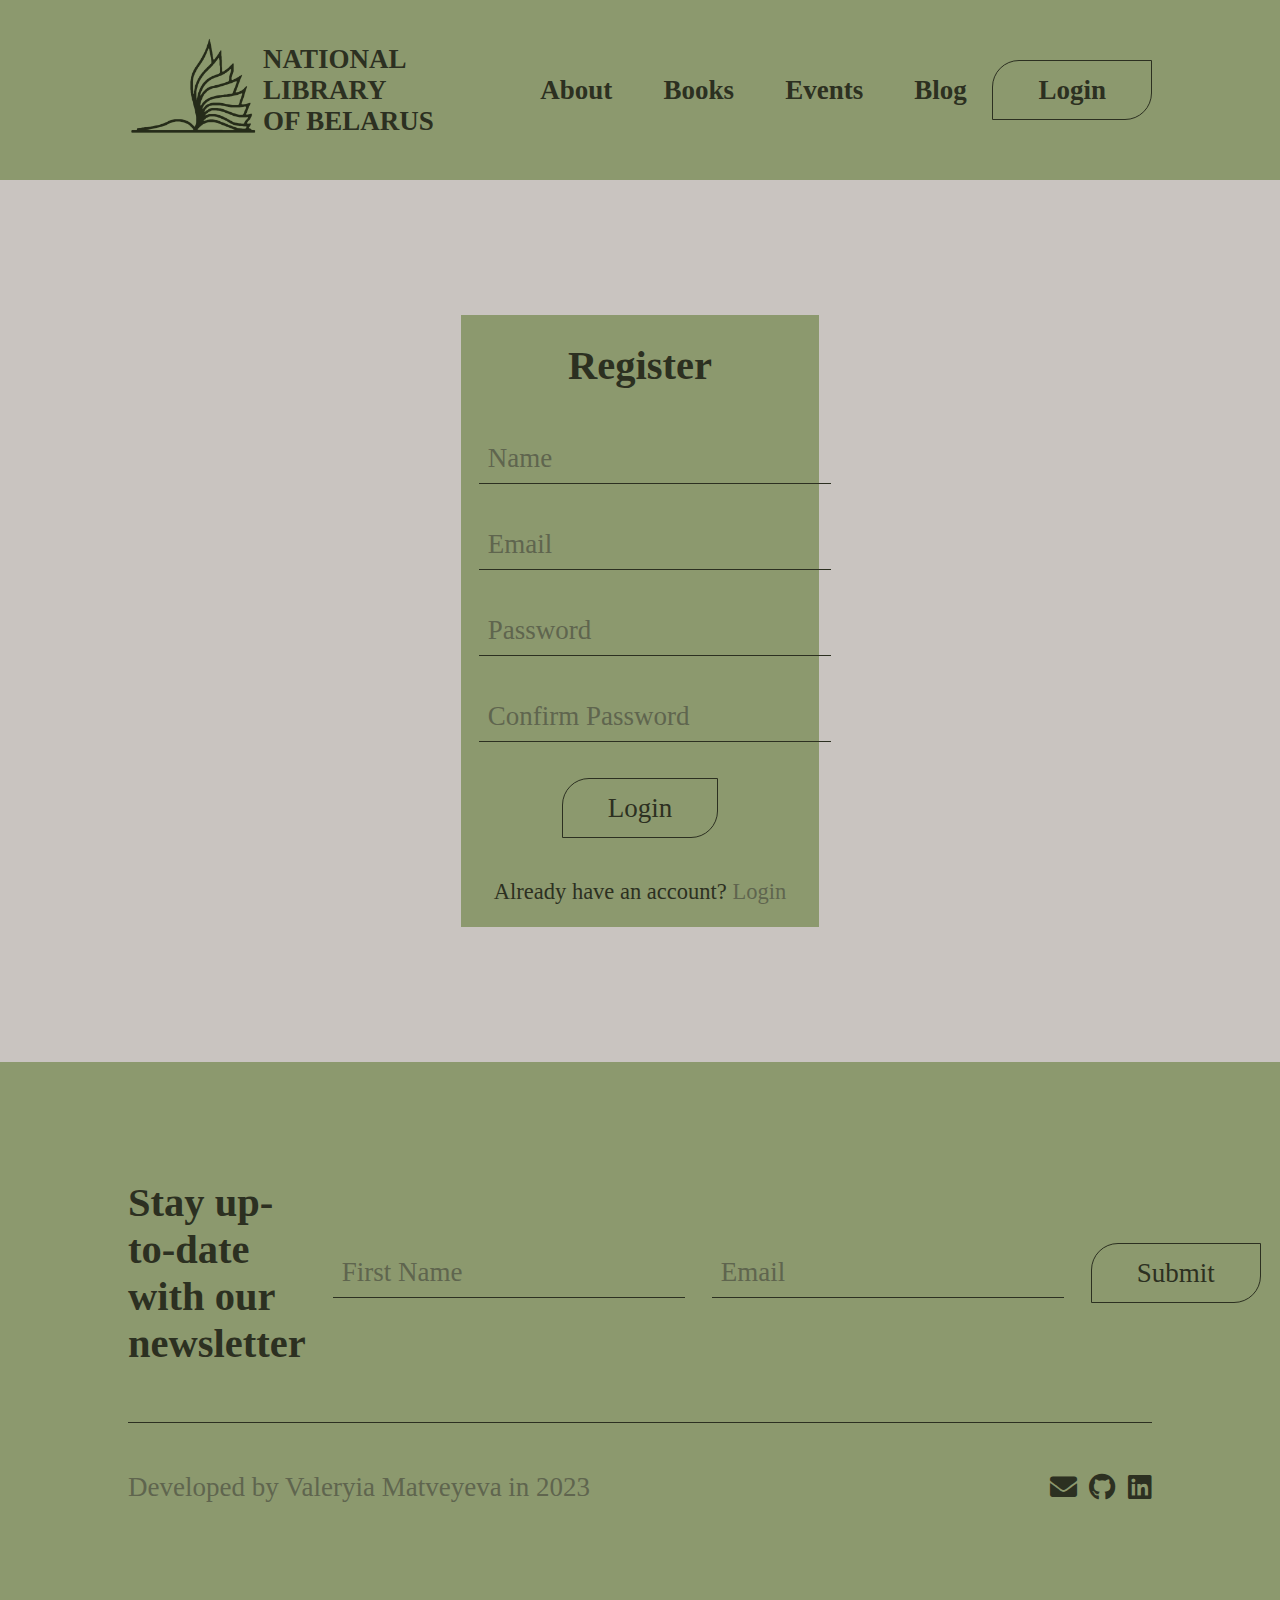
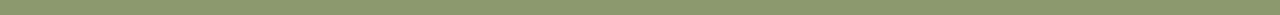
<file: register.html>
<!DOCTYPE html>
<html lang="en">
<head>
    <meta charset="UTF-8">
    <meta name="viewport" content="width=device-width, initial-scale=1.0">
    <link rel="stylesheet" href="css/style.css">
    <link rel="stylesheet" href="https://use.fontawesome.com/releases/v5.15.4/css/all.css">
    <title>Register</title>
</head>
<body>
    
<header class="container sb-line">
    <div class="c-line">
        <a href="index.html"><img class="logo-img" src="img/logo.png" alt="Логотип"></a>
        <a href="index.html"><h2>NATIONAL LIBRARY<br>OF BELARUS</h2></a>
    </div>
    <nav class="nav-links nav-links-line">
        <a href="about.html"><h2>About</h2></a>
        <a href="books.html"><h2>Books</h2></a>
        <a href="events.html"><h2>Events</h2></a>
        <a href="posts.html"><h2>Blog</h2></a>
    </nav>
    <div class="login">
        <a href="login.html"><h2 class="input-button">Login</h2></a>
    </div>
</header>

<div class="login-container">
    <div class="login-panel">
        <h1>Register</h1>
        <form class="login-form" action="">
            <input class="input-text" type="text" name="" id="" placeholder="Name">
            <input class="input-text" type="email" name="" id="" placeholder="Email">
            <input class="input-text" type="password" name="" id="" placeholder="Password">
            <input class="input-text" type="password" name="" id="" placeholder="Confirm Password">
            <input class="input-button" type="submit" value="Login">
        </form>
        <div class="c-line">
            <h3 class="lighter-text">Already have an account?&nbsp</h3>
            <a class="white-link" href="login.html"><h3 class="lighter-text">Login</h3></a>
        </div>
    </div>
</div>

<div class="footer">
    <div class="container">
        <div class="newsletter-line">
            <div class="sb-line">
                <h1>Stay up-to-date with our newsletter</h1>
                <form class="sb-line" action="">
                    <input class="input-text" type="text" name="" id="" placeholder="First Name">
                    <input class="input-text" type="email" name="" id="" placeholder="Email">
                    <input class="input-button" type="submit" value="Submit">
                </form>
            </div>
        </div>
        <hr class="margin-top-3">
        <div class="sb-line margin-top-3">
            <h2 class="author">Developed by Valeryia Matveyeva in 2023</h2>
            <div class="sb-line icons">
                <a href=""><i class="fas fa-envelope"></i></a>
                <a href=""><i class="fab fa-github"></i></a>
                <a href=""><i class="fab fa-linkedin"></i></a>
            </div>
        </div>
    </div>
</div>

</body>
</html>
</file>
<file: css/style.css>
@media (orientation: landscape) {

    body {
        color: #2c3021;
        background-color: #8c996e;
        margin: 0;
    }

    header {
        height: 20vh;
    }

    a {
        text-decoration: none;
        color: inherit;
    }

    h1 {
        font-size: 4.5vh;
    }

    h2 {
        font-size: 3vh;
    }

    h3 {
        font-size: 2.5vh;
    }

    h4 {
        font-size: 2vh;
    }

    p {
        font-size: 2.5vh;
    }

    .sb-line {
        display: flex;
        align-items: center;
        justify-content: space-between;
    }

    .nav-links-line {
        display: flex;
        align-items: center;
        justify-content: space-between;
    }

    .sb-line-top {
        display: flex;
        align-items: flex-start;
        justify-content: space-between;
    }

    .sb-line-left {
        display: flex;
        flex-direction: row;
        justify-content: flex-start;
    }

    .line-right {
        display: flex;
        flex-wrap: wrap;
        justify-content: flex-end;
    }

    .c-line {
        display: flex;
        align-items: center;
        justify-content: center;
    }

    .container {
        margin: 0 10vw;
    }

    .lighter-text {
        font-weight: 500;
    }

    .margin-top-3 {
        margin-top: 3vh;
    }

    hr {
        border: none;
        border-top: 0.1vh solid #2c3021;
    }

    .white-line {
        border-top: 0.1vh solid #c9c4c0;
    }

    /* Header */

    .logo-img {
        max-width: 15vh;
    }

    .nav-links a {
        padding: 0 2vw;
    }

    .lib-img {
        display: flex;
        align-items: center;
        height: 80vh;
        overflow: hidden;
    }

    .lib-img img {
        width: 100%;
    }

    /* Books section */

    .books-section {
        padding: 10vh 0;
        width: 100%;
        background-color: #c9c4c0;
    }

    .book-card {
        width: 18vw;
        overflow: hidden;
    }

    .book-card img {
        height: 50vh;
    }

    /* Quote */

    .quote {
        padding: 6vh 0;
        background-color: #c9c4c0;
        overflow: hidden;
    }

    .quote p {
        margin: 0;
        font-size: 15vh;
        -webkit-text-fill-color: transparent;
        -webkit-text-stroke-width: 0.1vh;
        -webkit-text-stroke-color: #2c3021;
    }

    .marquee {
        display: inline-block;
        white-space: nowrap;
        animation: marquee 20s linear infinite;
    }

    @keyframes marquee {
        from {
            transform: translateX(100%);
        }

        to {
            transform: translateX(-100%);
        }
    }

    /* Events section */

    .events-section {
        padding: 10vh 0;
        width: 100%;
        background-color: #2c3021;
        color: #c9c4c0;
    }

    .event-card {
        width: 60vw;
        overflow: hidden;
    }

    .small-margin {
        margin: 1.5vh 0;
    }

    .date-or-place::before {
        content: "";
        display: inline-block;
        width: 1vh;
        height: 1vh;
        border-radius: 50%;
        background-color: #a76714;
        margin-right: 1vh;
        margin-bottom: .2vh;
    }

    .event-card-img {
        width: 100%;
        height: 30vh;
    }

    .event-card img {
        width: 100%;
        height: 100%;
        object-fit: cover;
    }

    .sb-line-left h3+h3 {
        margin-left: 3vh;
    }

    .small-event-cards {
        width: 100%;
        margin-left: 10vw;
    }

    /* Posts section */

    .posts-section {
        padding: 10vh 0;
        width: 100%;
        background-color: #c9c4c0;
    }

    .post-card {
        width: 35vw;
        overflow: hidden;
    }

    .post-card-img {
        width: 100%;
        height: 35vh;
    }

    .post-card img {
        width: 100%;
        height: 100%;
        object-fit: cover;
    }

    /* Footer */

    .footer {
        padding: 10vh 0;
        width: 100%;
        background-color: #8c996e;
    }

    .input-text {
        background-color: transparent;
        color: #2c3021;
        border: none;
        border-bottom: .1vh solid #2c3021;
        font-size: 3vh;
        font-family: inherit;
        margin-left: 3vh;
        padding: 1vh;
    }

    .input-text::placeholder {
        color: #5f654e;
    }

    .footer .input-button {
        margin-left: 3vh;
    }

    .input-button {
        background-color: transparent;
        color: #2c3021;
        border: none;
        font-size: 3vh;
        font-family: inherit;
        padding: 1.5vh 5vh;
        border: .1vh solid #2c3021;
        border-top-left-radius: 3vh;
        border-bottom-right-radius: 3vh;
        cursor: pointer;
    }

    .author {
        font-weight: lighter;
        color: #5f654e;
    }

    .icons {
        width: 8vw;
    }

    .footer i {
        font-size: 3vh;
    }

    /* Books page */

    .page-container {
        background-color: #c9c4c0;
    }

    .filter-form {
        padding: 6vh 6vh 0 6vh;
    }

    .filter-form > * {
        margin: 1.5vh;
    }

    .new-publication-link {
        padding-right: 7.5vh;
    }

    .elements-list {
        padding: 6vh;
        display: flex;
        flex-wrap: wrap;
        justify-content: space-between;
        align-items: flex-start;
    }

    .superlong-text {
        width: 30vw;
    }

    .page-container .book-card {
        margin: 1.5vh;
        width: 13vw;
        overflow: hidden;
    }

    .page-container .book-card img {
        height: 35vh;
    }

    .page-container h3,
    .page-container h4 {
        margin: 1.5vh 0;
    }

    .rating-text::before {
        content: "\f005";
        font-family: "Font Awesome 5 Free";
        font-weight: 900;
        color: #d49e09;
        margin-right: 1vh;
    }

    .margin-left-3vh {
        margin-left: 3vh;
    }

    /* Events and posts page */

    .page-container .post-card {
        margin-top: 5vh;
    }

    /* Login page */

    .login-container {
        width: 100%;
        text-align: center;
        background-color: #c9c4c0;
    }

    .login-panel {
        width: 28vw;
        display: inline-block;
        background-color: #8c996e;
        margin: 15vh;
    }

    .login-form > * {
        margin: 2vh;
    }

    .white-link {
        color: #5f654e;
    }

    /* Book page */

    .book-page {
        padding: 10vh;
        background-color: #c9c4c0;
    }

    .book-page img {
        height: 60vh;
    }

    .book-text-info {
        margin-left: 10vh;
    }

    .rating-form input[type="radio"] {
        display: none;
    }

    .rating-form label i {
        font-size: 3vh;
        color: #ddd;
        cursor: pointer;
    }

    .rating-form .input-button {
        margin-left: 3vh;
    }

    .rating-form label i.active {
        color: #d49e09;
    }

    .button-link {
        background-color: transparent;
        border: none;
        font-size: 3vh;
        font-family: inherit;
        margin-left: 3vh;
        cursor: pointer;
    }

    .edit-delete-line {
        display: flex;
        align-items: center;
    }

    .edit-delete-line form {
        display: flex;
        align-items: center;
    }

    /* Event and post page */

    .post-page {
        padding: 10vh;
        background-color: #c9c4c0;
    }

    .post-page .post-card {
        width: 100%;
    }

    .post-page .post-card-img {
        height: 50vh;
    }

    /* Edit book page */

    .book-text-info input {
        margin-left: 0;
    }

    .text-edit {
        margin-top: 3vh;
        width: 100%;
        box-sizing: border-box;
        background-color: transparent;
        resize: vertical;
        font-family: inherit;
        color: #2c3021;
        font-size: 3vh;
    }

    .checkbox {
        height: 3vh;
        width: 3vh;
    }

    /* Edit event and post pages */

    .post-edit-page input {
        margin-left: 0;
    }
}

/******************************************************************************/

@media (orientation: portrait) {

    body {
        color: #2c3021;
        background-color: #8c996e;
        margin: 0;
    }

    a {
        text-decoration: none;
        color: inherit;
    }

    h1 {
        font-size: 4.5vw;
    }

    h2 {
        font-size: 3vw;
    }

    h3 {
        font-size: 2.5vw;
    }

    h4 {
        font-size: 2vw;
    }

    p {
        font-size: 2.5vw;
    }

    .sb-line {
        display: flex;
        align-items: center;
        justify-content: space-between;
    }

    .nav-links-line a {
        display: block;
    }

    .sb-line-top {
        display: flex;
        align-items: flex-start;
        justify-content: space-between;
    }

    .sb-line-left {
        display: flex;
        flex-direction: row;
        justify-content: flex-start;
    }

    .line-right {
        display: flex;
        flex-wrap: wrap;
        justify-content: flex-end;
    }

    .c-line {
        display: flex;
        align-items: center;
        justify-content: center;
    }

    .container {
        margin: 0 5vw;
    }

    .lighter-text {
        font-weight: 500;
    }

    .margin-top-3 {
        margin-top: 3vw;
    }

    hr {
        border: none;
        border-top: 0.1vw solid #2c3021;
    }

    .white-line {
        border-top: 0.1vw solid #c9c4c0;
    }

    /* Header */

    .logo-img {
        max-width: 15vw;
    }

    .nav-links a {
        padding: 0;
    }

    .lib-img {
        display: inline-block;
    }

    .lib-img img {
        display: block;
        width: 100%;
        height: auto;
        padding: 1vh 0;
    }

    /* Books section */

    .books-section {
        padding: 10vw 0;
        width: 100%;
        background-color: #c9c4c0;
    }

    .book-card {
        width: 38vw;
        overflow: hidden;
    }

    .book-card img {
        height: 55vw;
    }

    .books-section .sb-line-top {
        display: flex;
        flex-wrap: wrap;
        justify-content: space-between;
        align-items: flex-start;
    }

    /* Quote */

    .quote {
        padding: 6vw 0;
        background-color: #c9c4c0;
        font-size: 15vw;
        overflow: hidden;
    }

    .quote p {
        font-size: 15vw;
    }

    .quote p {
        margin: 0;
        -webkit-text-fill-color: transparent;
        -webkit-text-stroke-width: 0.1vw;
        -webkit-text-stroke-color: #2c3021;
    }

    .marquee {
        display: inline-block;
        white-space: nowrap;
        animation: marquee 15s linear infinite;
    }

    @keyframes marquee {
        from {
            transform: translateX(100%);
        }

        to {
            transform: translateX(-100%);
        }
    }

    /* Events section */

    .events-section {
        padding: 10vw 0;
        width: 100%;
        background-color: #2c3021;
        color: #c9c4c0;
    }

    .event-card {
        width: 45vh;
        overflow: hidden;
    }

    .small-margin {
        margin: 1vw 0;
    }

    .date-or-place::before {
        content: "";
        display: inline-block;
        width: 1vw;
        height: 1vw;
        border-radius: 50%;
        background-color: #a76714;
        margin-right: 1vw;
        margin-bottom: .2vw;
    }

    .event-card-img {
        width: 100%;
        height: 25vw;
    }

    .event-card img {
        width: 100%;
        height: 100%;
        object-fit: cover;
    }

    .sb-line-left h3+h3 {
        margin-left: 3vw;
    }

    .small-event-cards {
        width: 100%;
        margin-left: 5vw;
    }

    /* Posts section */

    .posts-section {
        padding: 10vw 0;
        width: 100%;
        background-color: #c9c4c0;
    }

    .posts-section .post-card {
        width: 43vw;
        overflow: hidden;
    }

    .posts-section h2,
    .posts-section h3,
    .posts-section p {
        margin: 1.5vw 0;
    }

    .post-card-img {
        width: 100%;
        height: 25vw;
    }

    .post-card img {
        width: 100%;
        height: 100%;
        object-fit: cover;
    }

    /* Footer */

    .footer {
        padding: 5vw 0;
        width: 100%;
        background-color: #8c996e;
    }

    .input-text {
        background-color: transparent;
        color: #2c3021;
        border: none;
        border-bottom: .1vw solid #2c3021;
        font-size: 3vw;
        font-family: inherit;
        padding: 1vw;
    }

    .input-text::placeholder {
        color: #5f654e;
    }

    .input-button {
        margin: 3vw 0;
        background-color: transparent;
        color: #2c3021;
        border: none;
        font-size: 3vw;
        font-family: inherit;
        padding: 1.5vw 5vw;
        border: .1vw solid #2c3021;
        border-top-left-radius: 3vw;
        border-bottom-right-radius: 3vw;
        cursor: pointer;
    }

    .newsletter-line .sb-line {
        display: flex;
        flex-wrap: wrap;
        justify-content: space-between;
        align-items: flex-start;
    }

    .author {
        font-weight: lighter;
        color: #5f654e;
    }

    .icons {
        width: 8vh;
    }

    .footer i {
        font-size: 3vw;
    }

    /* Books page */

    .page-container {
        background-color: #c9c4c0;
    }

    .filter-form {
        padding: 6vw 6vw 0 6vw;
    }

    .filter-form > * {
        margin: 1.5vw;
    }

    .new-publication-link {
        padding-right: 7.5vw;
    }

    .elements-list {
        padding: 6vw;
        display: flex;
        flex-wrap: wrap;
        justify-content: space-between;
        align-items: flex-start;
    }

    .superlong-text {
        width: 30vh;
    }

    .page-container .book-card {
        margin: 1.5vw;
        width: 23vw;
        overflow: hidden;
    }

    .page-container .book-card img {
        height: 35vw;
    }

    .page-container h3,
    .page-container h4 {
        margin: 1.5vw 0;
    }

    .rating-text::before {
        content: "\f005";
        font-family: "Font Awesome 5 Free";
        font-weight: 900;
        color: #d49e09;
        margin-right: 1vw;
    }

    .margin-left-3vh {
        margin-left: 3vw;
    }

    /* Events and posts page */

    .page-container .post-card {
        margin-top: 5vw;
    }

    .page-container .post-card {
        width: 38vw;
        overflow: hidden;
    }

    /* Login page */

    .login-container {
        width: 100%;
        text-align: center;
        background-color: #c9c4c0;
    }

    .login-panel {
        width: 60vw;
        display: inline-block;
        background-color: #8c996e;
        margin: 20vh 0;
    }

    .login-form > * {
        margin: 2vw;
    }

    .white-link {
        color: #5f654e;
    }

    /* Book page */

    .book-page {
        padding: 10vw;
        background-color: #c9c4c0;
    }

    .book-page .sb-line-left {
        display: flex;
        flex-direction: column;
        align-items: flex-start;
    }

    .book-page img {
        height: 60vw;
    }

    .rating-form .input-button {
        margin-left: 3vw;
    }

    .rating-form input[type="radio"] {
        display: none;
    }

    .rating-form label i {
        font-size: 3vw;
        color: #ddd;
        cursor: pointer;
    }

    .rating-form label i.active {
        color: #d49e09;
    }

    .button-link {
        background-color: transparent;
        border: none;
        font-size: 3vw;
        font-family: inherit;
        margin-left: 3vw;
        cursor: pointer;
    }

    .edit-delete-line {
        display: flex;
        align-items: center;
    }

    .edit-delete-line form {
        display: flex;
        align-items: center;
    }

    /* Event and post page */

    .post-page {
        padding: 10vw;
        background-color: #c9c4c0;
    }

    .post-page .post-card {
        width: 100%;
    }

    .post-page .post-card-img {
        height: 40vw;
    }

    /* Edit book page */

    .book-text-info input {
        margin-left: 0;
    }

    .text-edit {
        margin-top: 3vw;
        width: 100%;
        box-sizing: border-box;
        background-color: transparent;
        resize: vertical;
        font-family: inherit;
        color: #2c3021;
        font-size: 3vw;
    }

    .checkbox {
        height: 3vw;
        width: 3vw;
    }

    /* Edit event and post pages */

    .post-edit-page input {
        margin-left: 0;
    }
}
</file>
